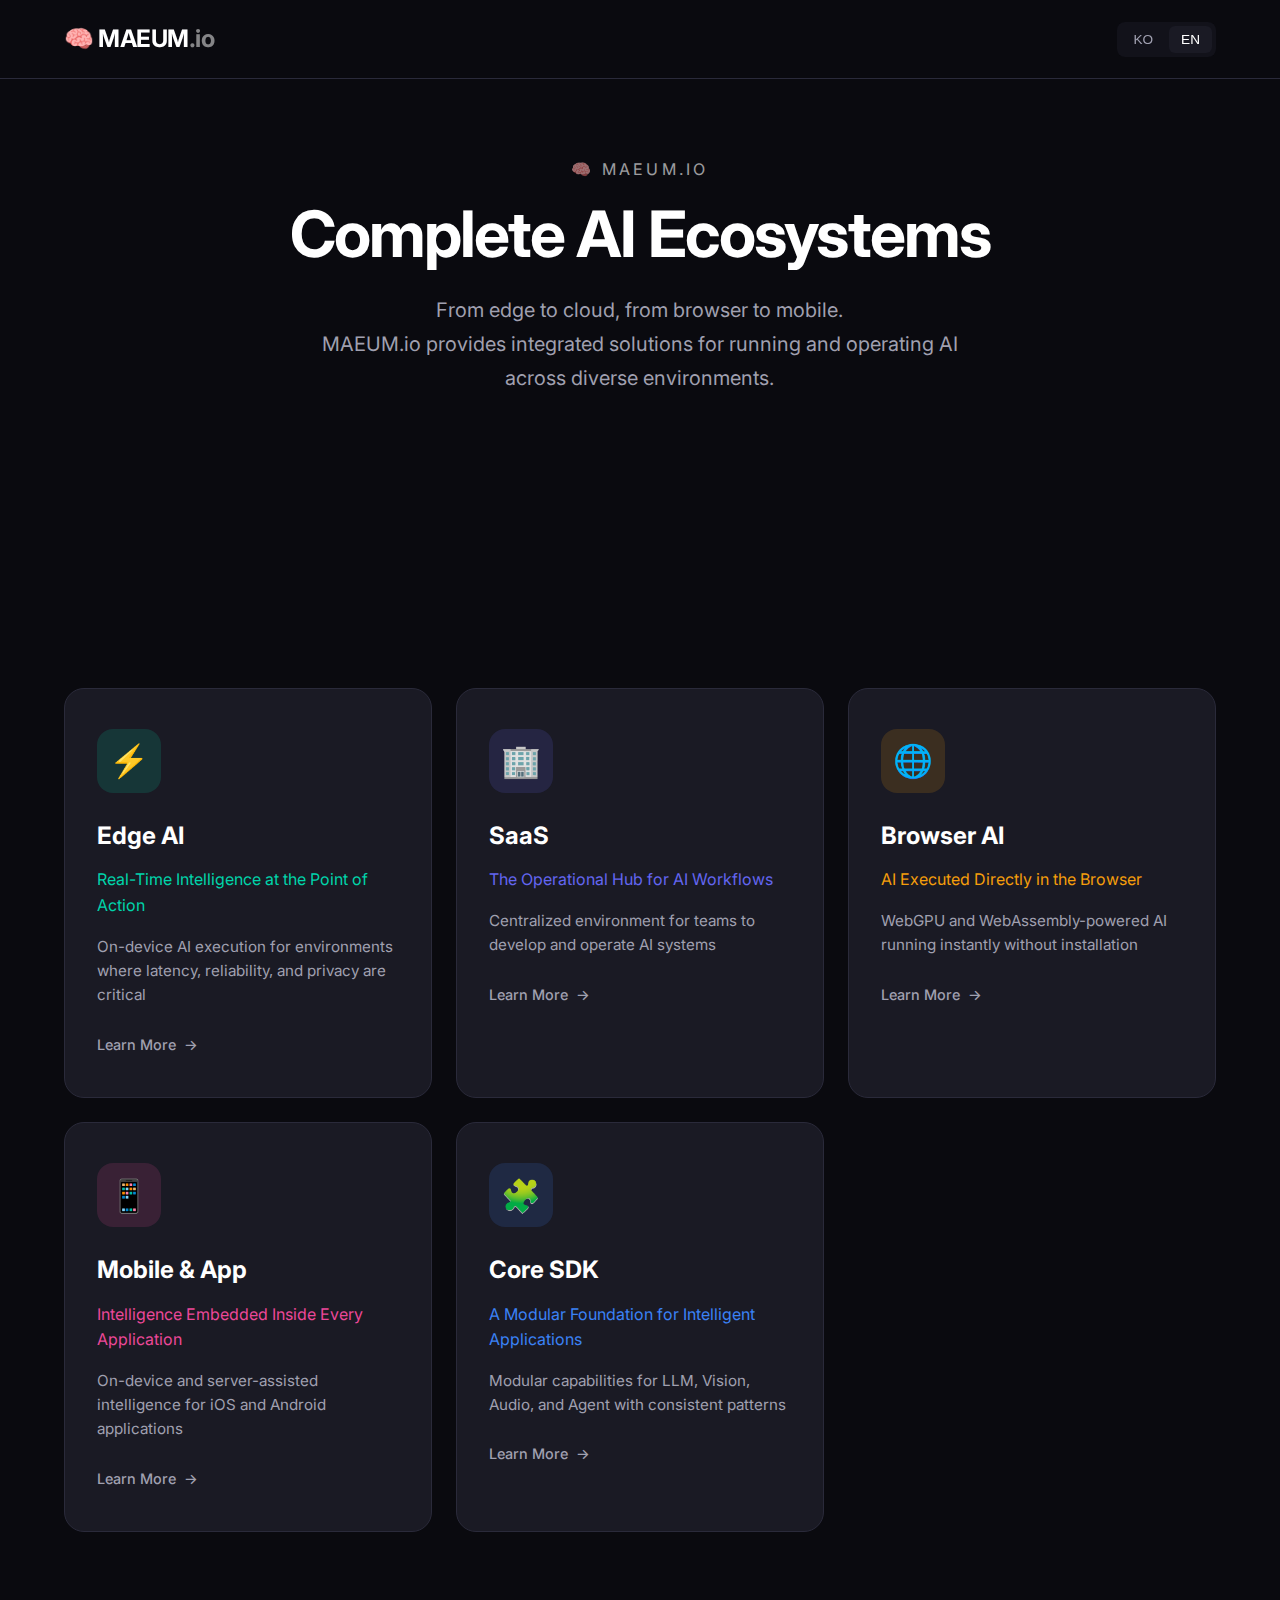
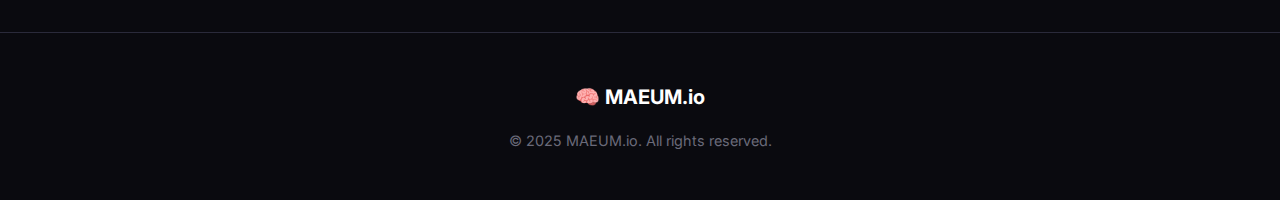
<file: docs/index.html>
<!DOCTYPE html>
<html lang="en">
<head>
  <meta charset="UTF-8">
  <meta name="viewport" content="width=device-width, initial-scale=1.0">
  <link rel="icon" href="data:image/svg+xml,<svg xmlns='http://www.w3.org/2000/svg' viewBox='0 0 100 100'><text y='.9em' font-size='90'>🧠</text></svg>">
  <link rel="apple-touch-icon" href="data:image/svg+xml,<svg xmlns='http://www.w3.org/2000/svg' viewBox='0 0 100 100'><text y='.9em' font-size='90'>🧠</text></svg>">
  <title>MAEUM.io | AI Ecosystems</title>
  <meta name="description" content="MAEUM.io provides complete AI ecosystems for Edge, SaaS, Browser, Mobile, and Core SDK.">

  <!-- Open Graph / Google -->
  <meta property="og:type" content="website">
  <meta property="og:url" content="https://maeum.io/">
  <meta property="og:title" content="🧠 MAEUM.io | AI Ecosystems">
  <meta property="og:description" content="MAEUM.io provides complete AI ecosystems for Edge, SaaS, Browser, Mobile, and Core SDK.">
  <meta property="og:image" content="https://maeum.io/og-image.png">
  <meta property="og:image:width" content="1200">
  <meta property="og:image:height" content="630">

  <!-- Twitter -->
  <meta name="twitter:card" content="summary_large_image">
  <meta name="twitter:title" content="🧠 MAEUM.io | AI Ecosystems">
  <meta name="twitter:description" content="MAEUM.io provides complete AI ecosystems for Edge, SaaS, Browser, Mobile, and Core SDK.">

  <!-- LinkedIn -->
  <meta property="og:site_name" content="MAEUM.io">
  <meta property="og:locale" content="en_US">
  <meta name="author" content="MAEUM.io">
  <link rel="preconnect" href="https://fonts.googleapis.com">
  <link rel="preconnect" href="https://fonts.gstatic.com" crossorigin>
  <link href="https://fonts.googleapis.com/css2?family=Inter:wght@400;500;600;700&family=JetBrains+Mono:wght@400;500&display=swap" rel="stylesheet">
  <link rel="stylesheet" href="css/style.css">
  <style>
    .ecosystems-grid {
      display: grid;
      grid-template-columns: repeat(auto-fit, minmax(320px, 1fr));
      gap: 24px;
      margin-top: 48px;
    }

    .ecosystem-card {
      padding: 40px 32px;
      background: var(--color-bg-card);
      border: 1px solid var(--color-border);
      border-radius: 20px;
      transition: all 0.3s ease;
      text-decoration: none;
      display: block;
    }

    .ecosystem-card:hover {
      transform: translateY(-8px);
      box-shadow: 0 24px 48px rgba(0, 0, 0, 0.4);
    }

    .ecosystem-card.edge:hover { border-color: var(--color-edge); }
    .ecosystem-card.saas:hover { border-color: var(--color-saas); }
    .ecosystem-card.browser:hover { border-color: var(--color-browser); }
    .ecosystem-card.mobile:hover { border-color: var(--color-mobile); }
    .ecosystem-card.core:hover { border-color: var(--color-core); }

    .ecosystem-icon {
      width: 64px;
      height: 64px;
      display: flex;
      align-items: center;
      justify-content: center;
      border-radius: 16px;
      margin-bottom: 24px;
      font-size: 2rem;
    }

    .ecosystem-card.edge .ecosystem-icon { background: rgba(0, 212, 170, 0.15); }
    .ecosystem-card.saas .ecosystem-icon { background: rgba(99, 102, 241, 0.15); }
    .ecosystem-card.browser .ecosystem-icon { background: rgba(245, 158, 11, 0.15); }
    .ecosystem-card.mobile .ecosystem-icon { background: rgba(236, 72, 153, 0.15); }
    .ecosystem-card.core .ecosystem-icon { background: rgba(59, 130, 246, 0.15); }

    .ecosystem-title {
      font-size: 1.5rem;
      font-weight: 700;
      margin-bottom: 12px;
      color: var(--color-text);
    }

    .ecosystem-subtitle {
      font-size: 1rem;
      margin-bottom: 16px;
    }

    .ecosystem-card.edge .ecosystem-subtitle { color: var(--color-edge); }
    .ecosystem-card.saas .ecosystem-subtitle { color: var(--color-saas); }
    .ecosystem-card.browser .ecosystem-subtitle { color: var(--color-browser); }
    .ecosystem-card.mobile .ecosystem-subtitle { color: var(--color-mobile); }
    .ecosystem-card.core .ecosystem-subtitle { color: var(--color-core); }

    .ecosystem-description {
      color: var(--color-text-secondary);
      font-size: 0.95rem;
      line-height: 1.6;
      margin-bottom: 24px;
    }

    .ecosystem-link {
      display: inline-flex;
      align-items: center;
      gap: 8px;
      font-size: 0.9rem;
      font-weight: 500;
      color: var(--color-text-secondary);
      transition: color 0.2s ease;
    }

    .ecosystem-card:hover .ecosystem-link { color: var(--color-text); }

    .home-hero {
      min-height: 60vh;
      padding-top: 140px;
    }

    .home-hero .hero-title {
      font-size: clamp(2.5rem, 5vw, 4rem);
    }

    .main-logo {
      font-size: 1rem;
      opacity: 0.6;
      margin-bottom: 16px;
      letter-spacing: 0.2em;
      text-transform: uppercase;
    }
  </style>
</head>
<body>

  <!-- Navigation -->
  <nav class="nav">
    <div class="nav-container">
      <a href="./" class="nav-logo">🧠 MAEUM<span>.io</span></a>
      <div class="lang-toggle">
        <button class="lang-btn" data-lang-btn="ko">KO</button>
        <button class="lang-btn active" data-lang-btn="en">EN</button>
      </div>
    </div>
  </nav>

  <!-- Hero Section -->
  <section class="hero home-hero">
    <div class="hero-content">
      <p class="main-logo">🧠 MAEUM.io</p>

      <h1 class="hero-title">
        <span data-lang="ko">AI 생태계의 모든 것</span>
        <span data-lang="en">Complete AI Ecosystems</span>
      </h1>

      <p class="hero-description" data-lang="ko">
        엣지에서 클라우드까지, 브라우저에서 모바일까지.<br>
        MAEUM.io는 다양한 환경에서 AI를 실행하고 운영하기 위한 통합 솔루션을 제공합니다.
      </p>
      <p class="hero-description" data-lang="en">
        From edge to cloud, from browser to mobile.<br>
        MAEUM.io provides integrated solutions for running and operating AI across diverse environments.
      </p>
    </div>
  </section>

  <!-- Ecosystems Grid -->
  <section class="section">
    <div class="container">
      <div class="ecosystems-grid">

        <a href="edge-ai/" class="ecosystem-card edge">
          <div class="ecosystem-icon">⚡</div>
          <h2 class="ecosystem-title">Edge AI</h2>
          <p class="ecosystem-subtitle" data-lang="ko">현장에서 즉시 판단하는 실시간 지능</p>
          <p class="ecosystem-subtitle" data-lang="en">Real-Time Intelligence at the Point of Action</p>
          <p class="ecosystem-description" data-lang="ko">
            지연, 안정성, 프라이버시가 중요한 환경을 위한 온디바이스 AI 실행 계층
          </p>
          <p class="ecosystem-description" data-lang="en">
            On-device AI execution for environments where latency, reliability, and privacy are critical
          </p>
          <span class="ecosystem-link">
            <span data-lang="ko">자세히 보기</span>
            <span data-lang="en">Learn More</span>
            →
          </span>
        </a>

        <a href="saas/" class="ecosystem-card saas">
          <div class="ecosystem-icon">🏢</div>
          <h2 class="ecosystem-title">SaaS</h2>
          <p class="ecosystem-subtitle" data-lang="ko">AI 운영을 위한 중앙 허브</p>
          <p class="ecosystem-subtitle" data-lang="en">The Operational Hub for AI Workflows</p>
          <p class="ecosystem-description" data-lang="ko">
            팀이 AI 프로젝트를 개발하고 운영하는 과정 전반을 관리하는 운영 레이어
          </p>
          <p class="ecosystem-description" data-lang="en">
            Centralized environment for teams to develop and operate AI systems
          </p>
          <span class="ecosystem-link">
            <span data-lang="ko">자세히 보기</span>
            <span data-lang="en">Learn More</span>
            →
          </span>
        </a>

        <a href="browser-ai/" class="ecosystem-card browser">
          <div class="ecosystem-icon">🌐</div>
          <h2 class="ecosystem-title">Browser AI</h2>
          <p class="ecosystem-subtitle" data-lang="ko">브라우저에서 바로 실행되는 온디바이스 AI</p>
          <p class="ecosystem-subtitle" data-lang="en">AI Executed Directly in the Browser</p>
          <p class="ecosystem-description" data-lang="ko">
            설치 없이 브라우저에서 즉시 실행되는 WebGPU·WebAssembly 기반 AI 경험
          </p>
          <p class="ecosystem-description" data-lang="en">
            WebGPU and WebAssembly-powered AI running instantly without installation
          </p>
          <span class="ecosystem-link">
            <span data-lang="ko">자세히 보기</span>
            <span data-lang="en">Learn More</span>
            →
          </span>
        </a>

        <a href="mobile-ai/" class="ecosystem-card mobile">
          <div class="ecosystem-icon">📱</div>
          <h2 class="ecosystem-title">Mobile & App</h2>
          <p class="ecosystem-subtitle" data-lang="ko">모바일 앱 내부에 녹아드는 지능</p>
          <p class="ecosystem-subtitle" data-lang="en">Intelligence Embedded Inside Every Application</p>
          <p class="ecosystem-description" data-lang="ko">
            iOS·Android 앱에 온디바이스 및 서버 기반 지능을 통합하는 확장 레이어
          </p>
          <p class="ecosystem-description" data-lang="en">
            On-device and server-assisted intelligence for iOS and Android applications
          </p>
          <span class="ecosystem-link">
            <span data-lang="ko">자세히 보기</span>
            <span data-lang="en">Learn More</span>
            →
          </span>
        </a>

        <a href="core-sdk/" class="ecosystem-card core">
          <div class="ecosystem-icon">🧩</div>
          <h2 class="ecosystem-title">Core SDK</h2>
          <p class="ecosystem-subtitle" data-lang="ko">지능형 앱을 위한 모듈 기반 기초 계층</p>
          <p class="ecosystem-subtitle" data-lang="en">A Modular Foundation for Intelligent Applications</p>
          <p class="ecosystem-description" data-lang="ko">
            LLM, Vision, Audio, Agent 기능을 모듈화해 제공하는 일관된 개발 경험
          </p>
          <p class="ecosystem-description" data-lang="en">
            Modular capabilities for LLM, Vision, Audio, and Agent with consistent patterns
          </p>
          <span class="ecosystem-link">
            <span data-lang="ko">자세히 보기</span>
            <span data-lang="en">Learn More</span>
            →
          </span>
        </a>

      </div>
    </div>
  </section>

  <!-- Footer -->
  <footer class="footer">
    <div class="footer-content">
      <div class="footer-logo">🧠 MAEUM.io</div>
      <p class="footer-text">&copy; 2025 MAEUM.io. All rights reserved.</p>
    </div>
  </footer>

  <script src="js/main.js"></script>
</body>
</html>
</file>
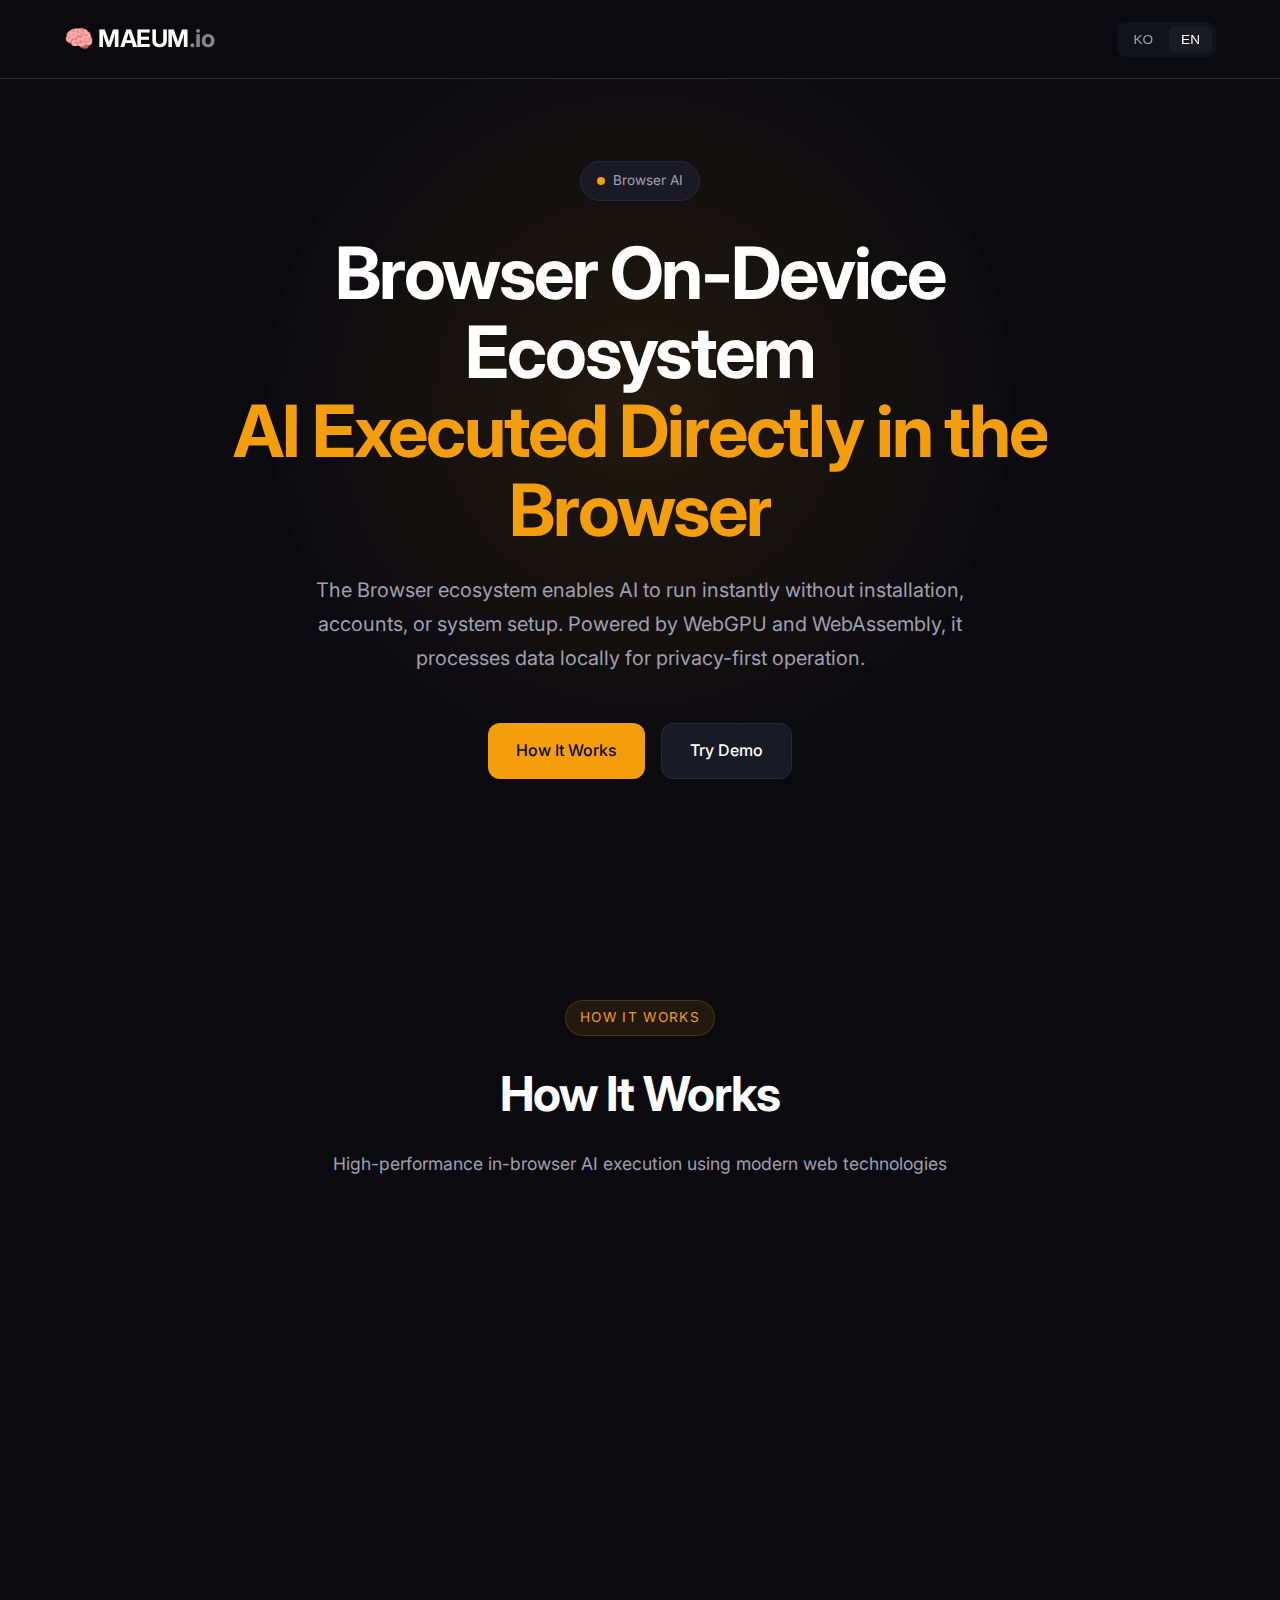
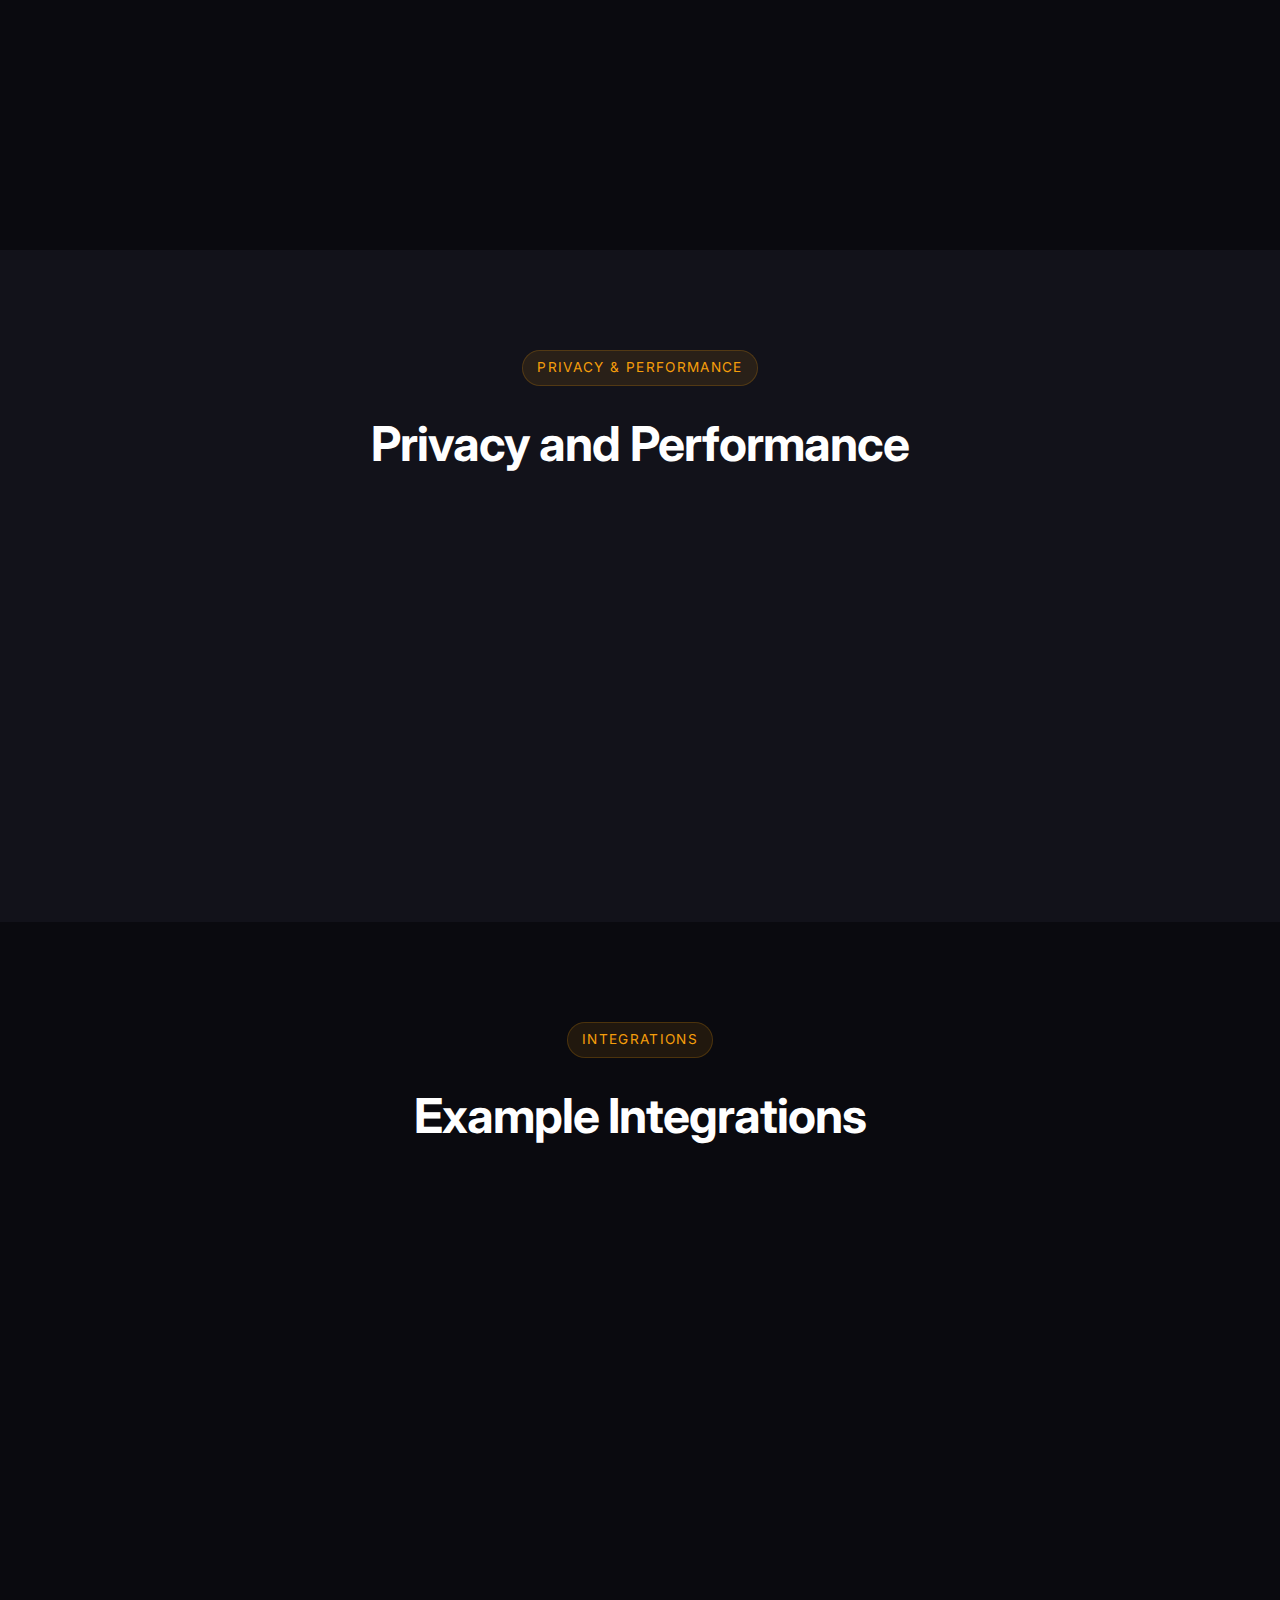
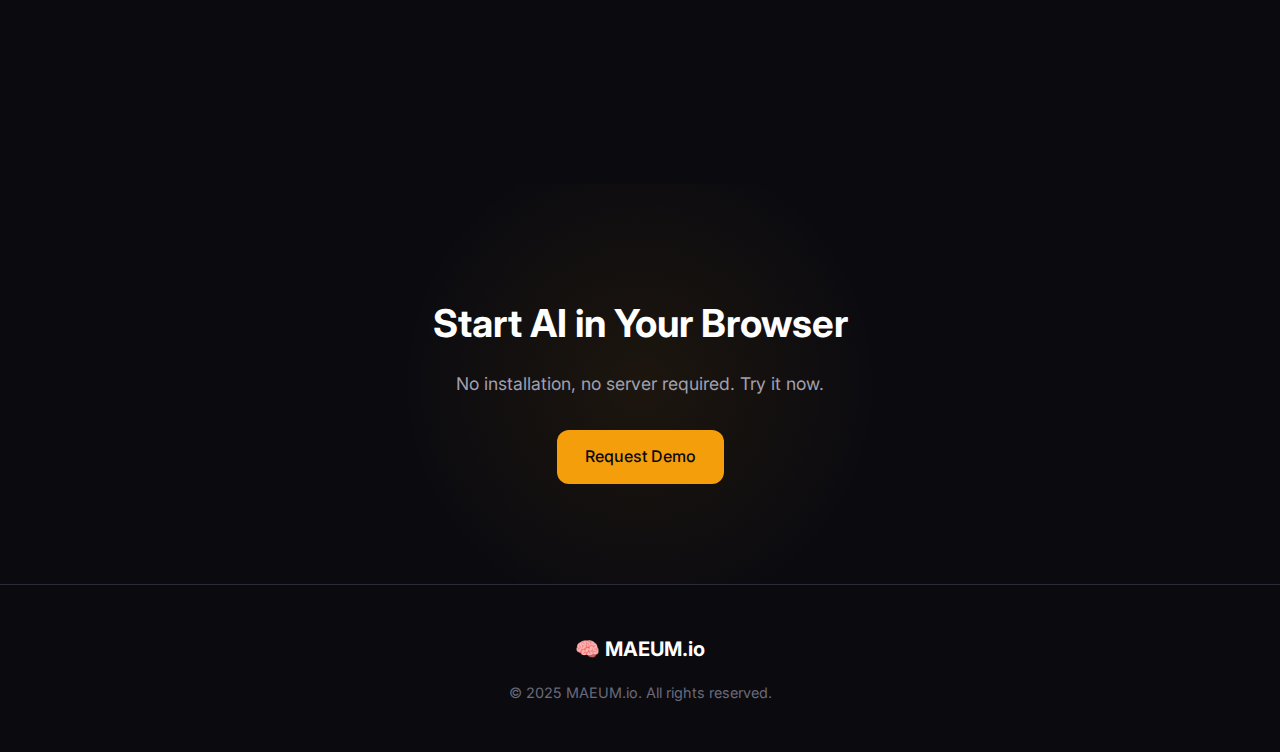
<file: docs/browser-ai/index.html>
<!DOCTYPE html>
<html lang="en">
<head>
  <meta charset="UTF-8">
  <meta name="viewport" content="width=device-width, initial-scale=1.0">
  <link rel="icon" href="data:image/svg+xml,<svg xmlns='http://www.w3.org/2000/svg' viewBox='0 0 100 100'><text y='.9em' font-size='90'>🧠</text></svg>">
  <link rel="apple-touch-icon" href="data:image/svg+xml,<svg xmlns='http://www.w3.org/2000/svg' viewBox='0 0 100 100'><text y='.9em' font-size='90'>🧠</text></svg>">
  <title>Browser On-Device Ecosystem | MAEUM.io</title>
  <meta name="description" content="AI executed directly in the browser with WebGPU and WebAssembly. No installation required.">
  <meta property="og:type" content="website">
  <meta property="og:title" content="🧠 Browser AI Ecosystem | MAEUM.io">
  <meta property="og:description" content="AI executed directly in the browser with WebGPU and WebAssembly. No installation required.">
  <meta property="og:site_name" content="MAEUM.io">
  <meta property="og:url" content="https://maeum.io/browser-ai/">
  <meta property="og:image" content="https://maeum.io/og-image.png">
  <link rel="preconnect" href="https://fonts.googleapis.com">
  <link rel="preconnect" href="https://fonts.gstatic.com" crossorigin>
  <link href="https://fonts.googleapis.com/css2?family=Inter:wght@400;500;600;700&family=JetBrains+Mono:wght@400;500&display=swap" rel="stylesheet">
  <link rel="stylesheet" href="../css/style.css">
</head>
<body class="theme-browser">

  <!-- Navigation -->
  <nav class="nav">
    <div class="nav-container">
      <a href="../" class="nav-logo">🧠 MAEUM<span>.io</span></a>
      <div class="lang-toggle">
        <button class="lang-btn" data-lang-btn="ko">KO</button>
        <button class="lang-btn active" data-lang-btn="en">EN</button>
      </div>
    </div>
  </nav>

  <!-- Hero Section -->
  <section class="hero">
    <div class="hero-content">
      <div class="hero-badge">
        <span class="hero-badge-dot"></span>
        <span data-lang="ko">브라우저 AI</span>
        <span data-lang="en">Browser AI</span>
      </div>

      <h1 class="hero-title">
        <span data-lang="ko">Browser On-Device Ecosystem</span>
        <span data-lang="en">Browser On-Device Ecosystem</span>
        <br>
        <span class="hero-title-accent" data-lang="ko">브라우저에서 바로 실행되는 온디바이스 AI</span>
        <span class="hero-title-accent" data-lang="en">AI Executed Directly in the Browser</span>
      </h1>

      <p class="hero-description" data-lang="ko">
        Browser 생태계는 설치 없이 브라우저에서 즉시 실행되는 온디바이스 AI 경험을 제공합니다.
        WebGPU·WebAssembly 기반으로 개인 데이터는 로컬에서 처리됩니다.
      </p>
      <p class="hero-description" data-lang="en">
        The Browser ecosystem enables AI to run instantly without installation, accounts, or system setup.
        Powered by WebGPU and WebAssembly, it processes data locally for privacy-first operation.
      </p>

      <div class="hero-cta">
        <a href="#how-it-works" class="btn btn-primary">
          <span data-lang="ko">작동 방식</span>
          <span data-lang="en">How It Works</span>
        </a>
        <a href="#contact" class="btn btn-secondary">
          <span data-lang="ko">체험하기</span>
          <span data-lang="en">Try Demo</span>
        </a>
      </div>
    </div>
  </section>

  <!-- How It Works Section -->
  <section id="how-it-works" class="section">
    <div class="container">
      <div class="section-header">
        <span class="section-label">How It Works</span>
        <h2 class="section-title" data-lang="ko">작동 방식</h2>
        <h2 class="section-title" data-lang="en">How It Works</h2>
        <p class="section-description" data-lang="ko">
          최신 웹 기술을 활용한 고성능 브라우저 내 AI 실행
        </p>
        <p class="section-description" data-lang="en">
          High-performance in-browser AI execution using modern web technologies
        </p>
      </div>

      <div class="features-grid">
        <div class="feature-card">
          <div class="feature-icon">🚀</div>
          <h3 class="feature-title" data-lang="ko">로컬 우선 AI 실행</h3>
          <h3 class="feature-title" data-lang="en">Local-first AI Execution</h3>
          <p class="feature-description" data-lang="ko">
            모든 AI 연산이 사용자의 브라우저 내에서 실행됩니다. 서버로 데이터를 전송할 필요가 없습니다.
          </p>
          <p class="feature-description" data-lang="en">
            All AI computations run within the user's browser. No need to send data to servers.
          </p>
        </div>

        <div class="feature-card">
          <div class="feature-icon">⚡</div>
          <h3 class="feature-title" data-lang="ko">WebGPU 가속</h3>
          <h3 class="feature-title" data-lang="en">WebGPU Acceleration</h3>
          <p class="feature-description" data-lang="ko">
            GPU 가속을 통해 복잡한 AI 모델도 브라우저에서 빠르게 실행할 수 있습니다.
          </p>
          <p class="feature-description" data-lang="en">
            GPU acceleration enables fast execution of complex AI models directly in the browser.
          </p>
        </div>

        <div class="feature-card">
          <div class="feature-icon">📦</div>
          <h3 class="feature-title" data-lang="ko">WebAssembly 런타임</h3>
          <h3 class="feature-title" data-lang="en">WebAssembly Runtime</h3>
          <p class="feature-description" data-lang="ko">
            네이티브에 가까운 성능으로 AI 모델을 실행하는 경량 런타임을 제공합니다.
          </p>
          <p class="feature-description" data-lang="en">
            Lightweight runtime that executes AI models with near-native performance.
          </p>
        </div>

        <div class="feature-card">
          <div class="feature-icon">🌐</div>
          <h3 class="feature-title" data-lang="ko">오프라인 지원</h3>
          <h3 class="feature-title" data-lang="en">Offline Support</h3>
          <p class="feature-description" data-lang="ko">
            초기 로딩 후에는 인터넷 연결 없이도 완전히 동작합니다.
          </p>
          <p class="feature-description" data-lang="en">
            Works completely offline after initial loading.
          </p>
        </div>
      </div>
    </div>
  </section>

  <!-- Privacy & Performance Section -->
  <section class="section" style="background: var(--color-bg-secondary);">
    <div class="container">
      <div class="section-header">
        <span class="section-label">Privacy & Performance</span>
        <h2 class="section-title" data-lang="ko">프라이버시와 성능</h2>
        <h2 class="section-title" data-lang="en">Privacy and Performance</h2>
      </div>

      <div class="use-cases">
        <div class="use-case-item">
          <div class="use-case-icon">🔐</div>
          <div class="use-case-content">
            <h4 data-lang="ko">제로 데이터 전송</h4>
            <h4 data-lang="en">Zero Data Transfer</h4>
            <p data-lang="ko">사용자 데이터가 서버로 전송되지 않아 완벽한 프라이버시 보장</p>
            <p data-lang="en">User data never leaves the browser, ensuring complete privacy</p>
          </div>
        </div>

        <div class="use-case-item">
          <div class="use-case-icon">⏱️</div>
          <div class="use-case-content">
            <h4 data-lang="ko">즉각적인 응답</h4>
            <h4 data-lang="en">Instant Response</h4>
            <p data-lang="ko">네트워크 지연 없이 로컬에서 즉시 결과 반환</p>
            <p data-lang="en">Immediate results without network latency</p>
          </div>
        </div>

        <div class="use-case-item">
          <div class="use-case-icon">🏢</div>
          <div class="use-case-content">
            <h4 data-lang="ko">사내 환경 최적</h4>
            <h4 data-lang="en">Enterprise Ready</h4>
            <p data-lang="ko">폐쇄망 환경에서도 완벽하게 동작하는 AI 솔루션</p>
            <p data-lang="en">AI solution that works perfectly in air-gapped environments</p>
          </div>
        </div>

        <div class="use-case-item">
          <div class="use-case-icon">💰</div>
          <div class="use-case-content">
            <h4 data-lang="ko">서버 비용 제로</h4>
            <h4 data-lang="en">Zero Server Costs</h4>
            <p data-lang="ko">AI 추론이 클라이언트에서 실행되어 서버 비용 절감</p>
            <p data-lang="en">AI inference runs on client, eliminating server costs</p>
          </div>
        </div>

        <div class="use-case-item">
          <div class="use-case-icon">📱</div>
          <div class="use-case-content">
            <h4 data-lang="ko">크로스 플랫폼</h4>
            <h4 data-lang="en">Cross-platform</h4>
            <p data-lang="ko">모든 모던 브라우저에서 동일하게 동작</p>
            <p data-lang="en">Works identically across all modern browsers</p>
          </div>
        </div>
      </div>
    </div>
  </section>

  <!-- Example Integrations Section -->
  <section class="section">
    <div class="container">
      <div class="section-header">
        <span class="section-label">Integrations</span>
        <h2 class="section-title" data-lang="ko">활용 사례</h2>
        <h2 class="section-title" data-lang="en">Example Integrations</h2>
      </div>

      <div class="scenarios-list">
        <div class="scenario-item">
          <span class="scenario-number">01</span>
          <div class="scenario-content">
            <h4 data-lang="ko">교육 플랫폼</h4>
            <h4 data-lang="en">Education Platforms</h4>
            <p data-lang="ko">학생들이 개인정보 걱정 없이 AI 튜터링을 받을 수 있는 학습 환경을 구축합니다.</p>
            <p data-lang="en">Build learning environments where students can receive AI tutoring without privacy concerns.</p>
          </div>
        </div>

        <div class="scenario-item">
          <span class="scenario-number">02</span>
          <div class="scenario-content">
            <h4 data-lang="ko">사내 업무 도구</h4>
            <h4 data-lang="en">Internal Business Tools</h4>
            <p data-lang="ko">기업 내부 데이터를 외부로 노출하지 않고 AI 기능을 사내 도구에 통합합니다.</p>
            <p data-lang="en">Integrate AI features into internal tools without exposing corporate data externally.</p>
          </div>
        </div>

        <div class="scenario-item">
          <span class="scenario-number">03</span>
          <div class="scenario-content">
            <h4 data-lang="ko">웹 UI 내 에이전트</h4>
            <h4 data-lang="en">Agents in Web UI</h4>
            <p data-lang="ko">기존 웹 애플리케이션에 AI 에이전트를 삽입하여 사용자 경험을 향상시킵니다.</p>
            <p data-lang="en">Embed AI agents into existing web applications to enhance user experience.</p>
          </div>
        </div>

        <div class="scenario-item">
          <span class="scenario-number">04</span>
          <div class="scenario-content">
            <h4 data-lang="ko">업무 자동화</h4>
            <h4 data-lang="en">Workflow Automation</h4>
            <p data-lang="ko">반복적인 웹 기반 작업을 AI가 자동으로 처리하여 생산성을 높입니다.</p>
            <p data-lang="en">AI automatically handles repetitive web-based tasks to boost productivity.</p>
          </div>
        </div>
      </div>
    </div>
  </section>

  <!-- CTA Section -->
  <section id="contact" class="cta-section">
    <div class="cta-content">
      <h2 class="cta-title" data-lang="ko">브라우저에서 AI를 시작하세요</h2>
      <h2 class="cta-title" data-lang="en">Start AI in Your Browser</h2>
      <p class="cta-description" data-lang="ko">
        설치 없이, 서버 없이, 지금 바로 체험해 보세요.
      </p>
      <p class="cta-description" data-lang="en">
        No installation, no server required. Try it now.
      </p>
      <a href="mailto:princeps@maeum.io" class="btn btn-primary">
        <span data-lang="ko">데모 요청</span>
        <span data-lang="en">Request Demo</span>
      </a>
    </div>
  </section>

  <!-- Footer -->
  <footer class="footer">
    <div class="footer-content">
      <div class="footer-logo">🧠 MAEUM.io</div>
      <p class="footer-text">&copy; 2025 MAEUM.io. All rights reserved.</p>
    </div>
  </footer>

  <script src="../js/main.js"></script>
</body>
</html>
</file>
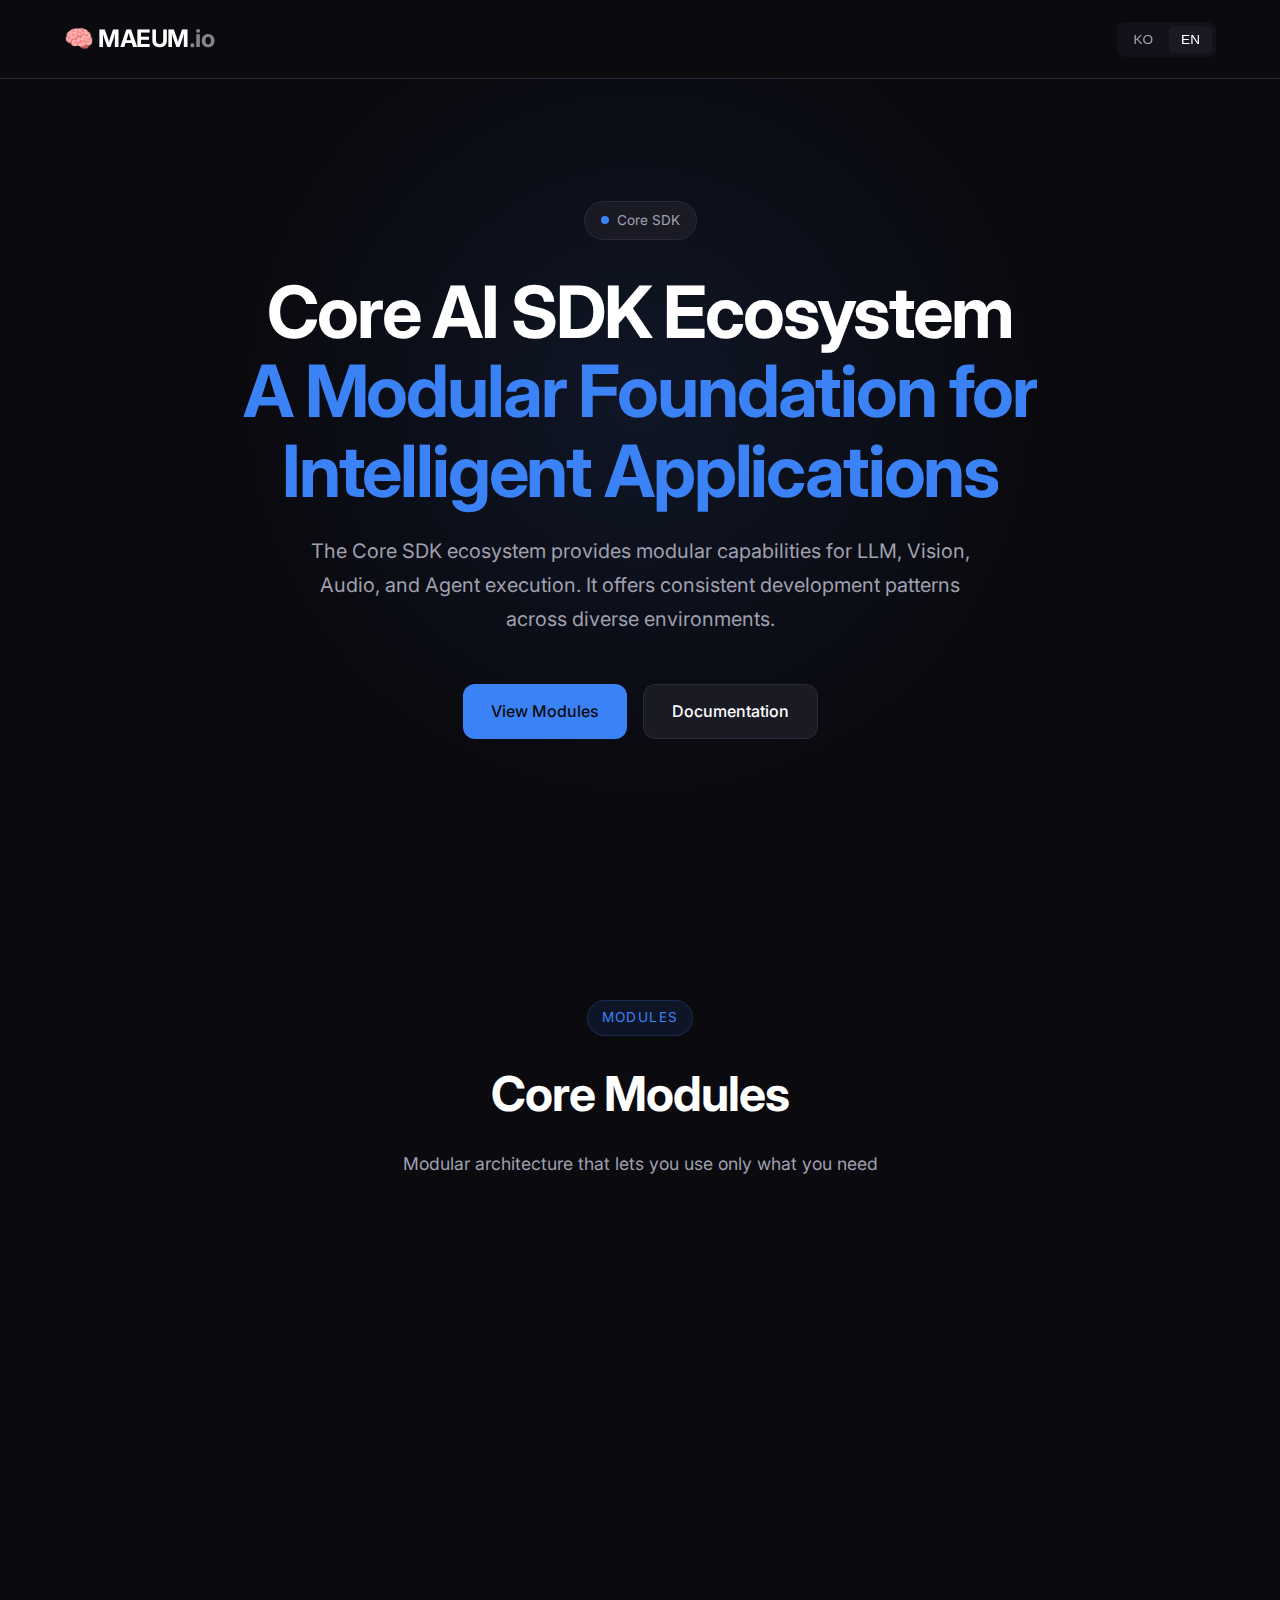
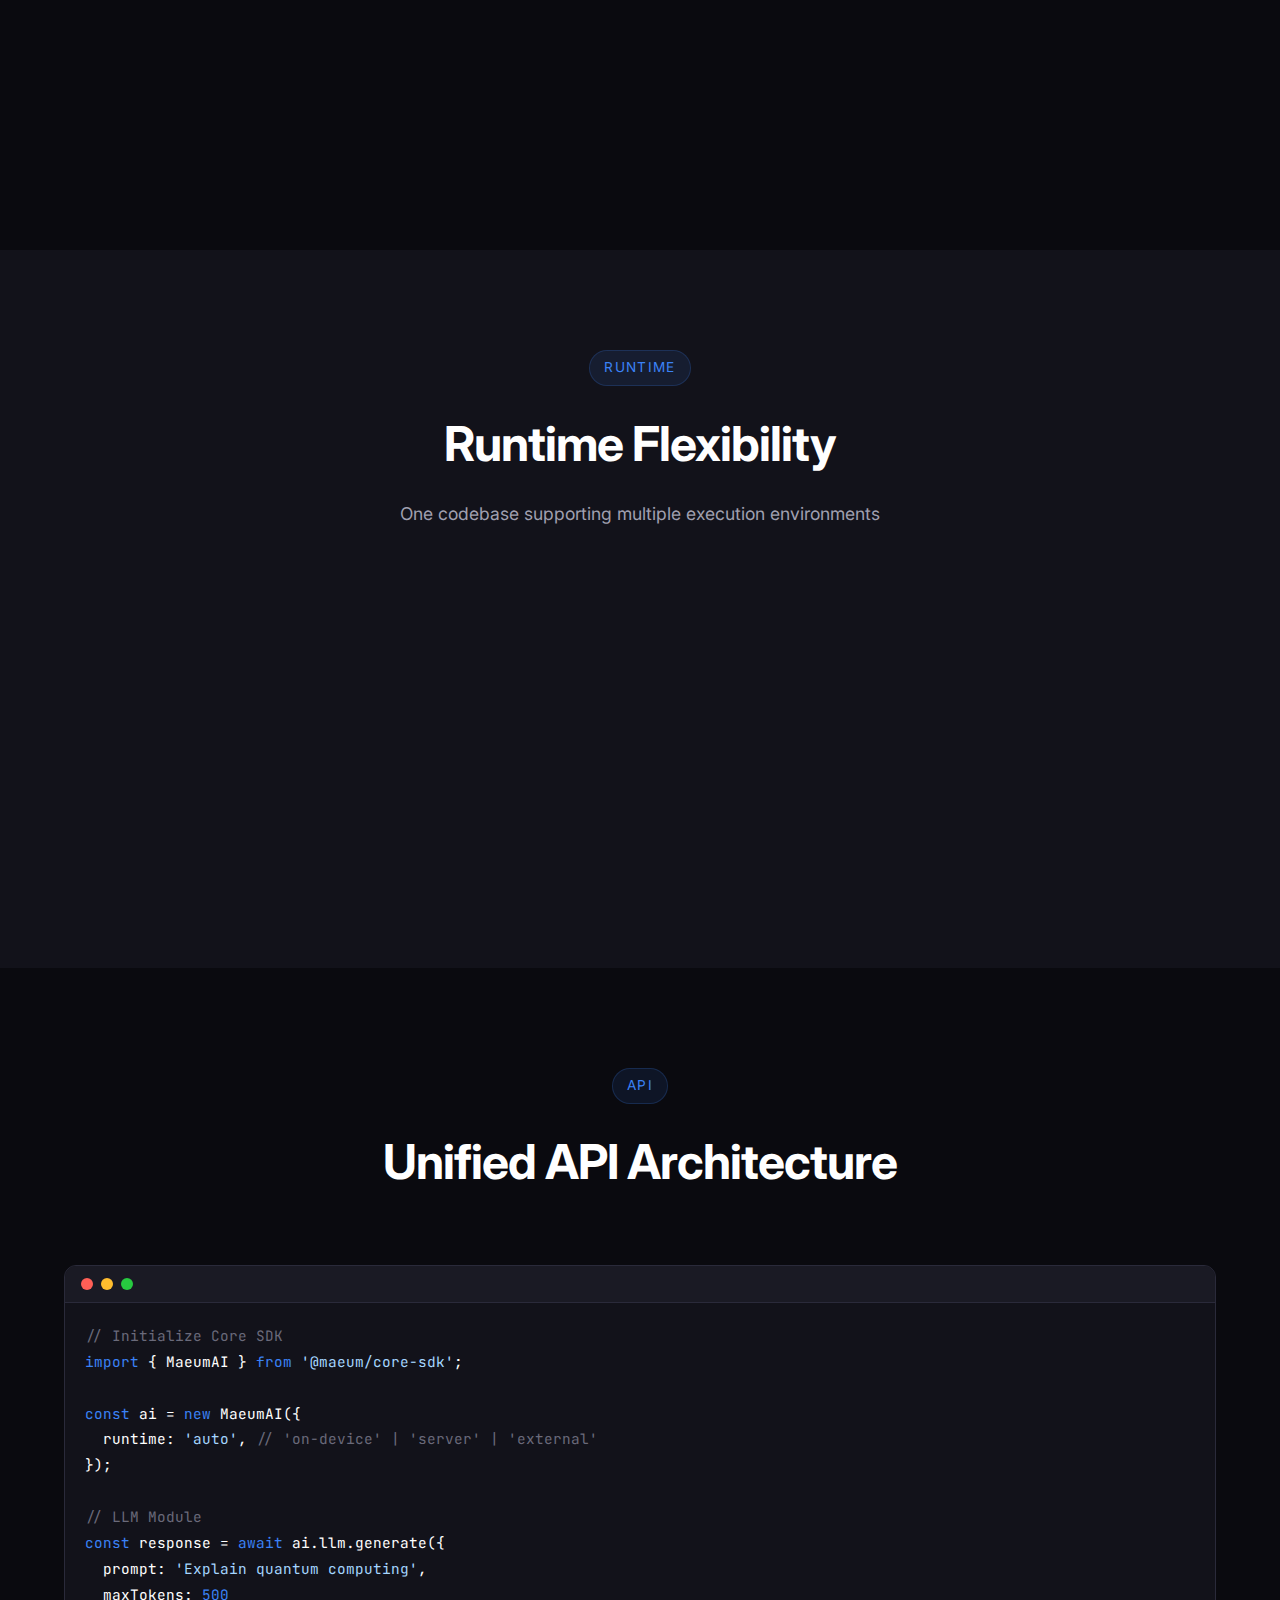
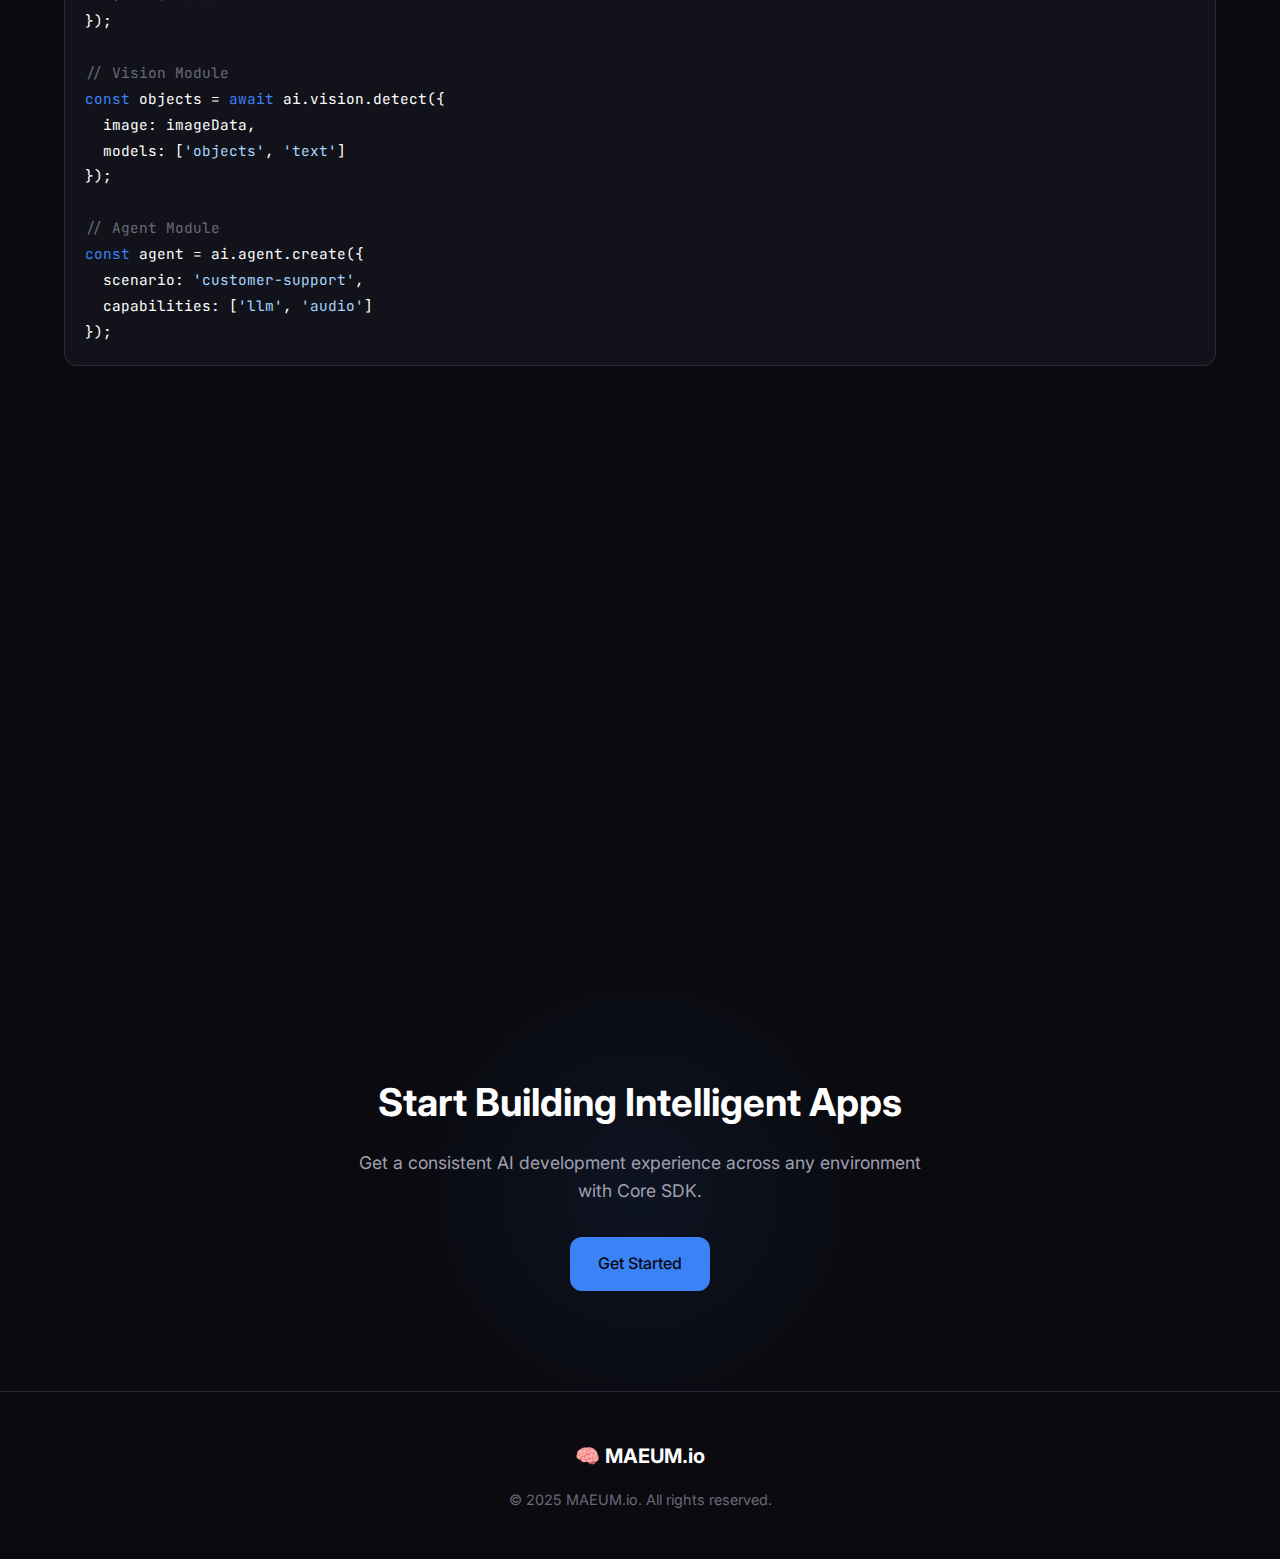
<file: docs/core-sdk/index.html>
<!DOCTYPE html>
<html lang="en">
<head>
  <meta charset="UTF-8">
  <meta name="viewport" content="width=device-width, initial-scale=1.0">
  <link rel="icon" href="data:image/svg+xml,<svg xmlns='http://www.w3.org/2000/svg' viewBox='0 0 100 100'><text y='.9em' font-size='90'>🧠</text></svg>">
  <link rel="apple-touch-icon" href="data:image/svg+xml,<svg xmlns='http://www.w3.org/2000/svg' viewBox='0 0 100 100'><text y='.9em' font-size='90'>🧠</text></svg>">
  <title>Core AI SDK Ecosystem | MAEUM.io</title>
  <meta name="description" content="Modular foundation for intelligent applications with LLM, Vision, Audio, and Agent capabilities.">
  <meta property="og:type" content="website">
  <meta property="og:title" content="🧠 Core AI SDK Ecosystem | MAEUM.io">
  <meta property="og:description" content="Modular foundation for intelligent applications with LLM, Vision, Audio, and Agent capabilities.">
  <meta property="og:site_name" content="MAEUM.io">
  <meta property="og:url" content="https://maeum.io/core-sdk/">
  <meta property="og:image" content="https://maeum.io/og-image.png">
  <link rel="preconnect" href="https://fonts.googleapis.com">
  <link rel="preconnect" href="https://fonts.gstatic.com" crossorigin>
  <link href="https://fonts.googleapis.com/css2?family=Inter:wght@400;500;600;700&family=JetBrains+Mono:wght@400;500&display=swap" rel="stylesheet">
  <link rel="stylesheet" href="../css/style.css">
</head>
<body class="theme-core">

  <!-- Navigation -->
  <nav class="nav">
    <div class="nav-container">
      <a href="../" class="nav-logo">🧠 MAEUM<span>.io</span></a>
      <div class="lang-toggle">
        <button class="lang-btn" data-lang-btn="ko">KO</button>
        <button class="lang-btn active" data-lang-btn="en">EN</button>
      </div>
    </div>
  </nav>

  <!-- Hero Section -->
  <section class="hero">
    <div class="hero-content">
      <div class="hero-badge">
        <span class="hero-badge-dot"></span>
        <span data-lang="ko">코어 SDK</span>
        <span data-lang="en">Core SDK</span>
      </div>

      <h1 class="hero-title">
        <span data-lang="ko">Core AI SDK Ecosystem</span>
        <span data-lang="en">Core AI SDK Ecosystem</span>
        <br>
        <span class="hero-title-accent" data-lang="ko">지능형 앱을 위한 모듈 기반 기초 계층</span>
        <span class="hero-title-accent" data-lang="en">A Modular Foundation for Intelligent Applications</span>
      </h1>

      <p class="hero-description" data-lang="ko">
        Core SDK 생태계는 LLM, Vision, Audio, Agent 기능을 모듈화해 제공하는 기반 계층입니다.
        환경에 관계없이 일관된 개발 경험을 제공합니다.
      </p>
      <p class="hero-description" data-lang="en">
        The Core SDK ecosystem provides modular capabilities for LLM, Vision, Audio, and Agent execution.
        It offers consistent development patterns across diverse environments.
      </p>

      <div class="hero-cta">
        <a href="#modules" class="btn btn-primary">
          <span data-lang="ko">모듈 보기</span>
          <span data-lang="en">View Modules</span>
        </a>
        <a href="#contact" class="btn btn-secondary">
          <span data-lang="ko">문서 보기</span>
          <span data-lang="en">Documentation</span>
        </a>
      </div>
    </div>
  </section>

  <!-- Modules Section -->
  <section id="modules" class="section">
    <div class="container">
      <div class="section-header">
        <span class="section-label">Modules</span>
        <h2 class="section-title" data-lang="ko">핵심 모듈</h2>
        <h2 class="section-title" data-lang="en">Core Modules</h2>
        <p class="section-description" data-lang="ko">
          필요한 기능만 선택하여 사용하는 모듈식 아키텍처
        </p>
        <p class="section-description" data-lang="en">
          Modular architecture that lets you use only what you need
        </p>
      </div>

      <div class="features-grid">
        <div class="feature-card">
          <div class="feature-icon">🧠</div>
          <h3 class="feature-title" data-lang="ko">LLM 모듈</h3>
          <h3 class="feature-title" data-lang="en">LLM Module</h3>
          <p class="feature-description" data-lang="ko">
            텍스트 생성, 대화, 요약, 분류 등 언어 모델 기능을 통합 API로 제공합니다.
          </p>
          <p class="feature-description" data-lang="en">
            Text generation, conversation, summarization, and classification through a unified API.
          </p>
        </div>

        <div class="feature-card">
          <div class="feature-icon">👁️</div>
          <h3 class="feature-title" data-lang="ko">Vision 모듈</h3>
          <h3 class="feature-title" data-lang="en">Vision Module</h3>
          <p class="feature-description" data-lang="ko">
            이미지 분석, 객체 감지, OCR, 영상 처리 기능을 일관된 인터페이스로 사용합니다.
          </p>
          <p class="feature-description" data-lang="en">
            Image analysis, object detection, OCR, and video processing with a consistent interface.
          </p>
        </div>

        <div class="feature-card">
          <div class="feature-icon">🎵</div>
          <h3 class="feature-title" data-lang="ko">Audio 모듈</h3>
          <h3 class="feature-title" data-lang="en">Audio Module</h3>
          <p class="feature-description" data-lang="ko">
            음성 인식, 음성 합성, 오디오 분석을 크로스 플랫폼으로 지원합니다.
          </p>
          <p class="feature-description" data-lang="en">
            Speech recognition, text-to-speech, and audio analysis with cross-platform support.
          </p>
        </div>

        <div class="feature-card">
          <div class="feature-icon">🤖</div>
          <h3 class="feature-title" data-lang="ko">Agent 모듈</h3>
          <h3 class="feature-title" data-lang="en">Agent Module</h3>
          <p class="feature-description" data-lang="ko">
            시나리오 기반 자율 에이전트를 구현하는 실행 프레임워크를 제공합니다.
          </p>
          <p class="feature-description" data-lang="en">
            Execution framework for implementing scenario-based autonomous agents.
          </p>
        </div>
      </div>
    </div>
  </section>

  <!-- Runtime Flexibility Section -->
  <section class="section" style="background: var(--color-bg-secondary);">
    <div class="container">
      <div class="section-header">
        <span class="section-label">Runtime</span>
        <h2 class="section-title" data-lang="ko">런타임 유연성</h2>
        <h2 class="section-title" data-lang="en">Runtime Flexibility</h2>
        <p class="section-description" data-lang="ko">
          하나의 코드로 다양한 실행 환경을 지원
        </p>
        <p class="section-description" data-lang="en">
          One codebase supporting multiple execution environments
        </p>
      </div>

      <div class="use-cases">
        <div class="use-case-item">
          <div class="use-case-icon">📱</div>
          <div class="use-case-content">
            <h4 data-lang="ko">온디바이스 실행</h4>
            <h4 data-lang="en">On-device Execution</h4>
            <p data-lang="ko">모바일, 엣지 기기에서 직접 AI 모델 실행</p>
            <p data-lang="en">Run AI models directly on mobile and edge devices</p>
          </div>
        </div>

        <div class="use-case-item">
          <div class="use-case-icon">☁️</div>
          <div class="use-case-content">
            <h4 data-lang="ko">서버 실행</h4>
            <h4 data-lang="en">Server Execution</h4>
            <p data-lang="ko">자체 서버 또는 클라우드에서 대규모 모델 운영</p>
            <p data-lang="en">Run large-scale models on your servers or cloud</p>
          </div>
        </div>

        <div class="use-case-item">
          <div class="use-case-icon">🔗</div>
          <div class="use-case-content">
            <h4 data-lang="ko">외부 모델 연동</h4>
            <h4 data-lang="en">External Model Integration</h4>
            <p data-lang="ko">OpenAI, Anthropic 등 외부 API와 원활한 통합</p>
            <p data-lang="en">Seamless integration with OpenAI, Anthropic, and other external APIs</p>
          </div>
        </div>

        <div class="use-case-item">
          <div class="use-case-icon">🔄</div>
          <div class="use-case-content">
            <h4 data-lang="ko">자동 폴백</h4>
            <h4 data-lang="en">Automatic Fallback</h4>
            <p data-lang="ko">온디바이스 실패 시 서버로 자동 전환</p>
            <p data-lang="en">Automatic switch to server when on-device fails</p>
          </div>
        </div>

        <div class="use-case-item">
          <div class="use-case-icon">⚙️</div>
          <div class="use-case-content">
            <h4 data-lang="ko">런타임 설정</h4>
            <h4 data-lang="en">Runtime Configuration</h4>
            <p data-lang="ko">코드 변경 없이 실행 환경을 동적으로 전환</p>
            <p data-lang="en">Dynamically switch execution environment without code changes</p>
          </div>
        </div>
      </div>
    </div>
  </section>

  <!-- API Examples Section -->
  <section class="section">
    <div class="container">
      <div class="section-header">
        <span class="section-label">API</span>
        <h2 class="section-title" data-lang="ko">통합 API 구조</h2>
        <h2 class="section-title" data-lang="en">Unified API Architecture</h2>
      </div>

      <div class="code-block">
        <div class="code-header">
          <span class="code-dot red"></span>
          <span class="code-dot yellow"></span>
          <span class="code-dot green"></span>
        </div>
        <pre class="code-content"><span class="comment">// Initialize Core SDK</span>
<span class="keyword">import</span> { MaeumAI } <span class="keyword">from</span> <span class="string">'@maeum/core-sdk'</span>;

<span class="keyword">const</span> ai = <span class="keyword">new</span> MaeumAI({
  runtime: <span class="string">'auto'</span>, <span class="comment">// 'on-device' | 'server' | 'external'</span>
});

<span class="comment">// LLM Module</span>
<span class="keyword">const</span> response = <span class="keyword">await</span> ai.llm.generate({
  prompt: <span class="string">'Explain quantum computing'</span>,
  maxTokens: <span class="keyword">500</span>
});

<span class="comment">// Vision Module</span>
<span class="keyword">const</span> objects = <span class="keyword">await</span> ai.vision.detect({
  image: imageData,
  models: [<span class="string">'objects'</span>, <span class="string">'text'</span>]
});

<span class="comment">// Agent Module</span>
<span class="keyword">const</span> agent = ai.agent.create({
  scenario: <span class="string">'customer-support'</span>,
  capabilities: [<span class="string">'llm'</span>, <span class="string">'audio'</span>]
});</pre>
      </div>

      <div class="scenarios-list">
        <div class="scenario-item">
          <span class="scenario-number">01</span>
          <div class="scenario-content">
            <h4 data-lang="ko">일관된 인터페이스</h4>
            <h4 data-lang="en">Consistent Interface</h4>
            <p data-lang="ko">모든 모듈이 동일한 패턴을 따라 학습 곡선을 최소화합니다.</p>
            <p data-lang="en">All modules follow the same patterns, minimizing the learning curve.</p>
          </div>
        </div>

        <div class="scenario-item">
          <span class="scenario-number">02</span>
          <div class="scenario-content">
            <h4 data-lang="ko">타입 안전성</h4>
            <h4 data-lang="en">Type Safety</h4>
            <p data-lang="ko">TypeScript 우선 설계로 개발 시 오류를 사전에 방지합니다.</p>
            <p data-lang="en">TypeScript-first design prevents errors during development.</p>
          </div>
        </div>

        <div class="scenario-item">
          <span class="scenario-number">03</span>
          <div class="scenario-content">
            <h4 data-lang="ko">쉬운 통합</h4>
            <h4 data-lang="en">Easy Integration</h4>
            <p data-lang="ko">기존 프로젝트에 몇 줄의 코드로 AI 기능을 추가할 수 있습니다.</p>
            <p data-lang="en">Add AI capabilities to existing projects with just a few lines of code.</p>
          </div>
        </div>

        <div class="scenario-item">
          <span class="scenario-number">04</span>
          <div class="scenario-content">
            <h4 data-lang="ko">개발자 중심 설계</h4>
            <h4 data-lang="en">Developer-centric Design</h4>
            <p data-lang="ko">직관적인 API, 상세한 문서, 풍부한 예제를 제공합니다.</p>
            <p data-lang="en">Intuitive APIs, detailed documentation, and rich examples.</p>
          </div>
        </div>
      </div>
    </div>
  </section>

  <!-- CTA Section -->
  <section id="contact" class="cta-section">
    <div class="cta-content">
      <h2 class="cta-title" data-lang="ko">지능형 앱 개발을 시작하세요</h2>
      <h2 class="cta-title" data-lang="en">Start Building Intelligent Apps</h2>
      <p class="cta-description" data-lang="ko">
        Core SDK로 어떤 환경에서도 일관된 AI 개발 경험을 얻으세요.
      </p>
      <p class="cta-description" data-lang="en">
        Get a consistent AI development experience across any environment with Core SDK.
      </p>
      <a href="mailto:princeps@maeum.io" class="btn btn-primary">
        <span data-lang="ko">시작하기</span>
        <span data-lang="en">Get Started</span>
      </a>
    </div>
  </section>

  <!-- Footer -->
  <footer class="footer">
    <div class="footer-content">
      <div class="footer-logo">🧠 MAEUM.io</div>
      <p class="footer-text">&copy; 2025 MAEUM.io. All rights reserved.</p>
    </div>
  </footer>

  <script src="../js/main.js"></script>
</body>
</html>
</file>
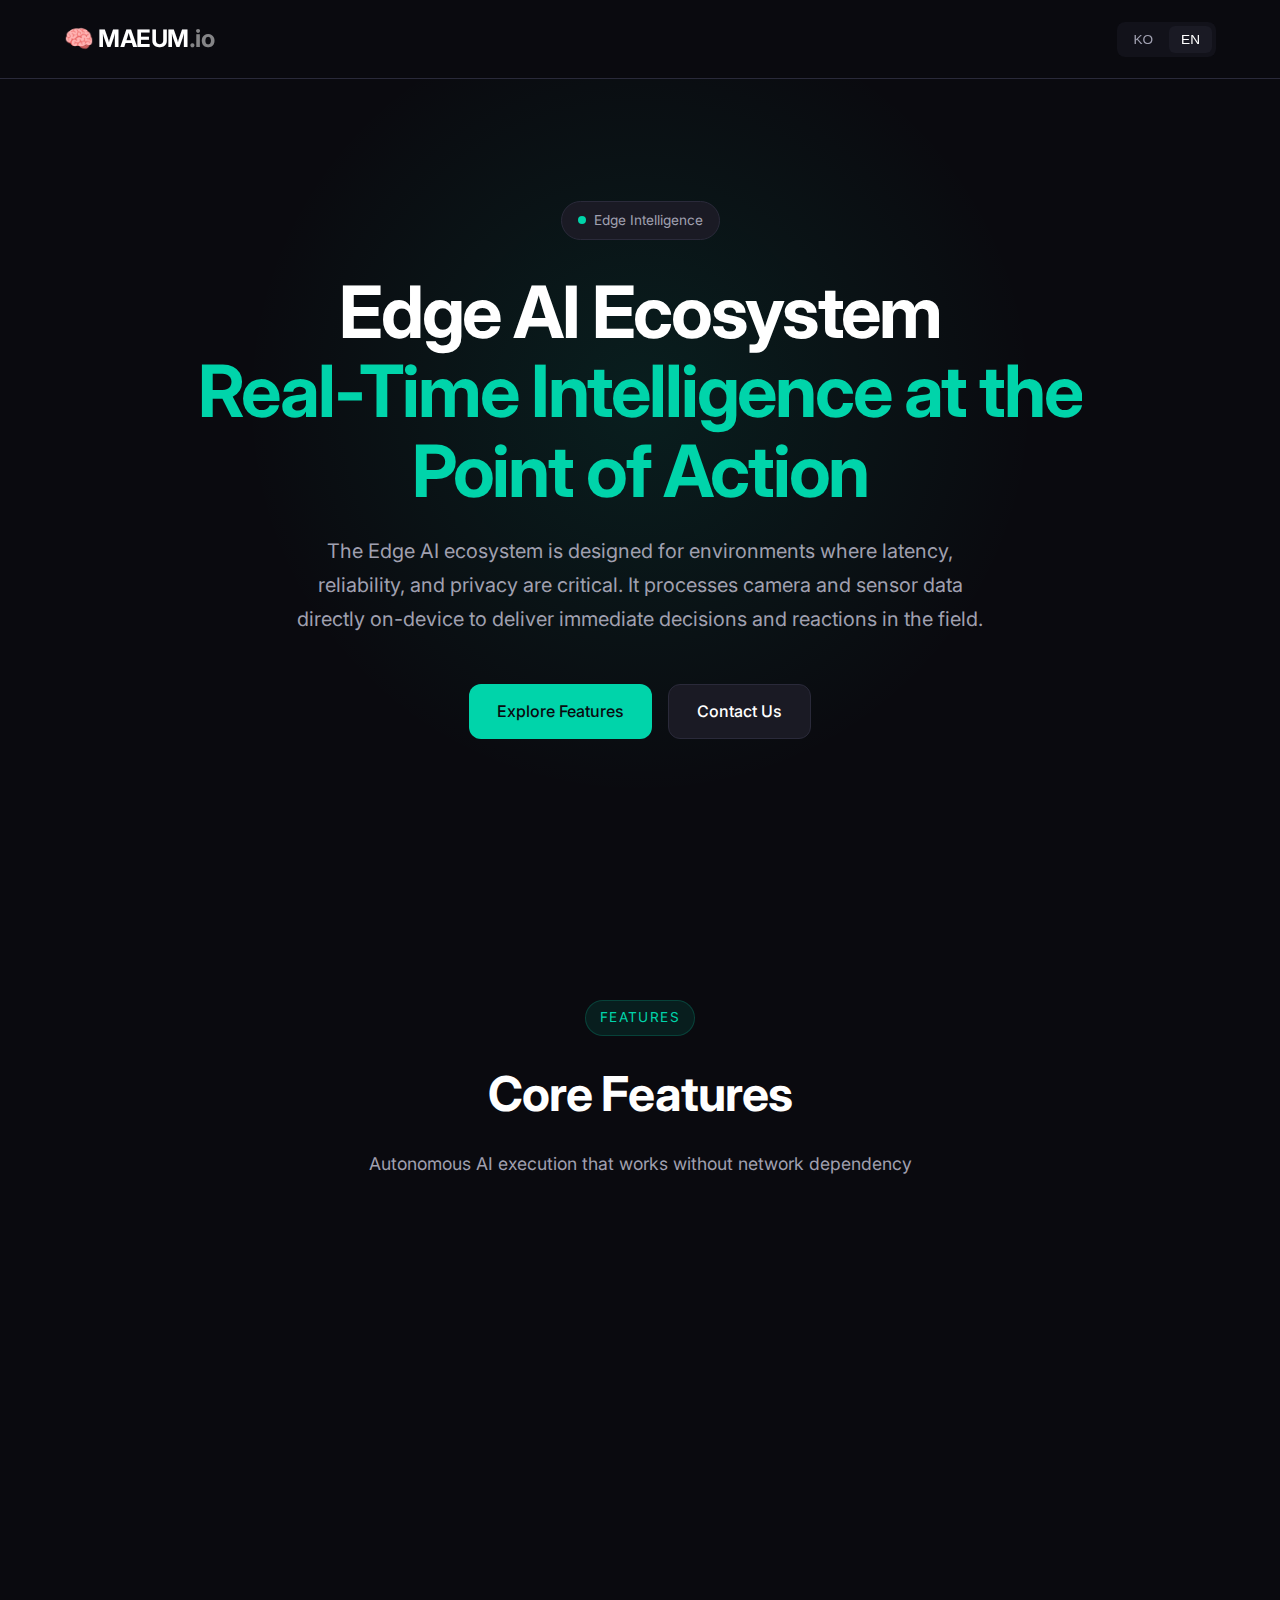
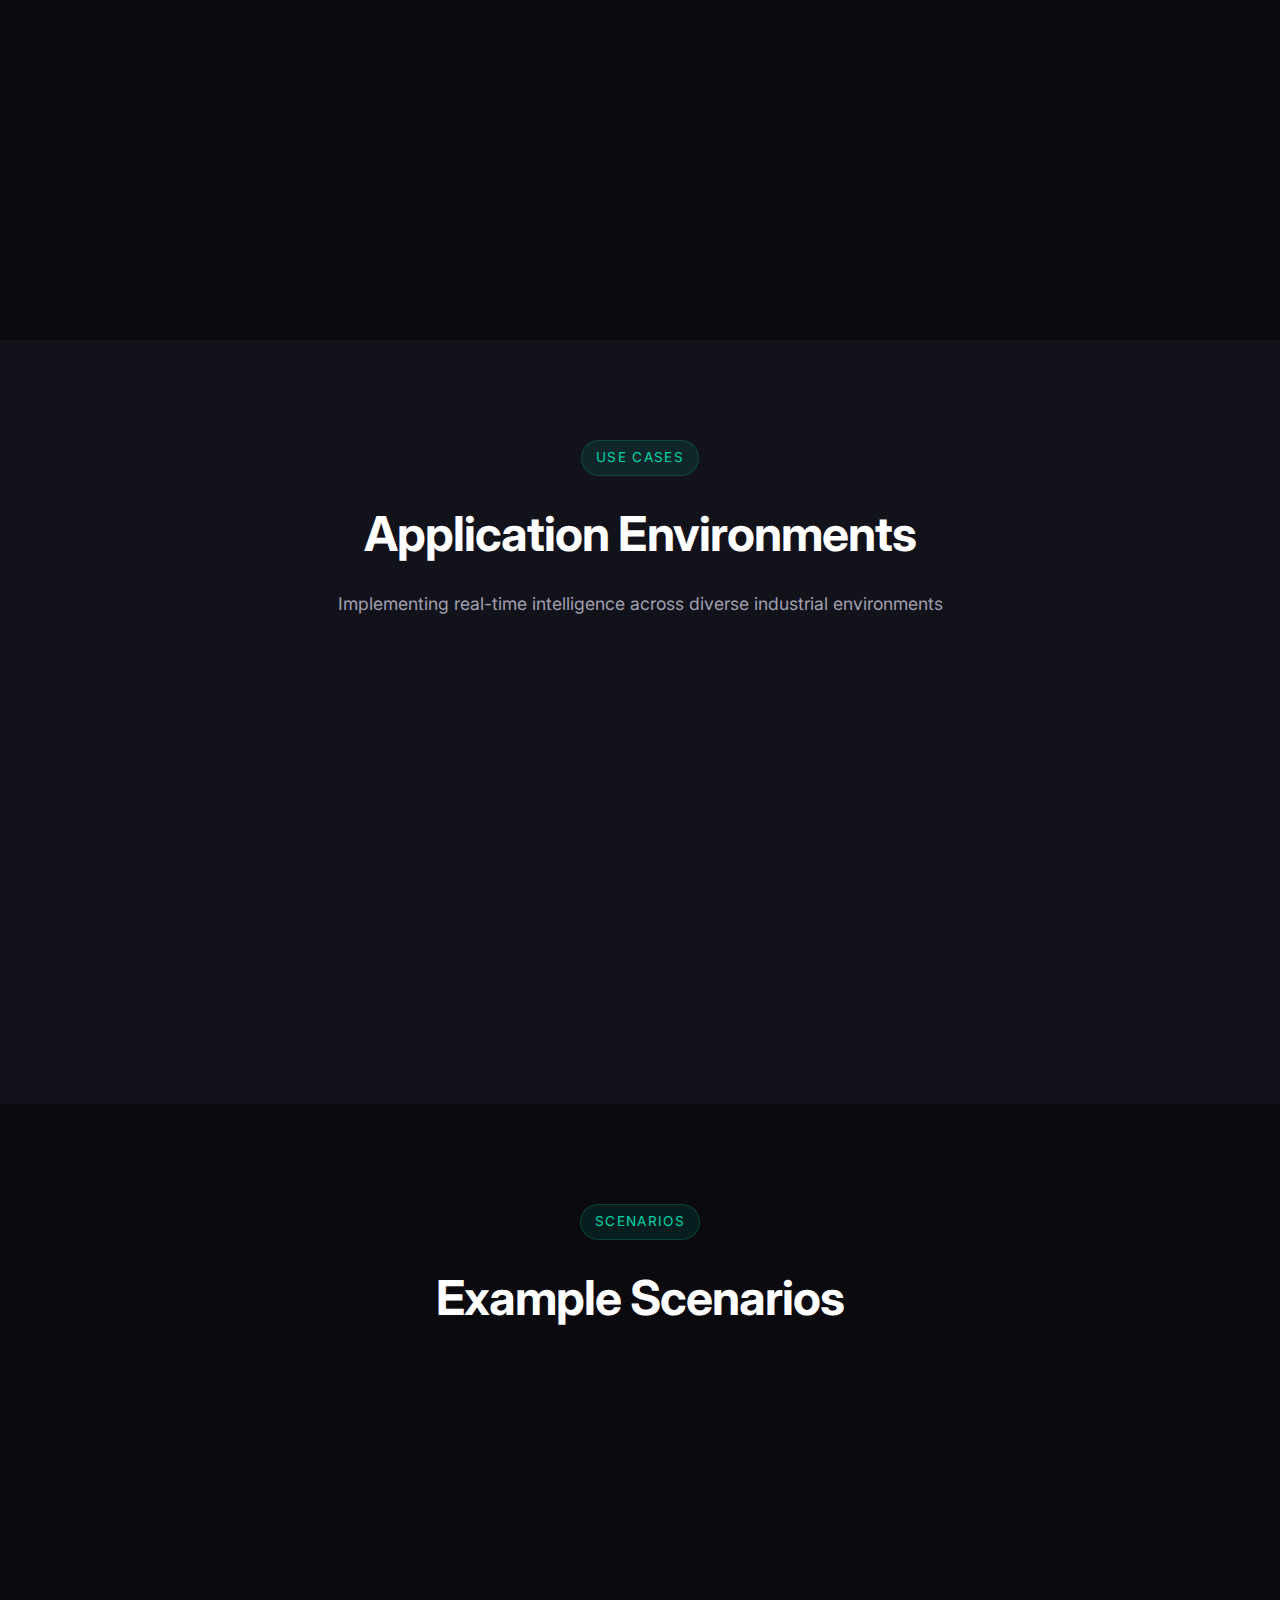
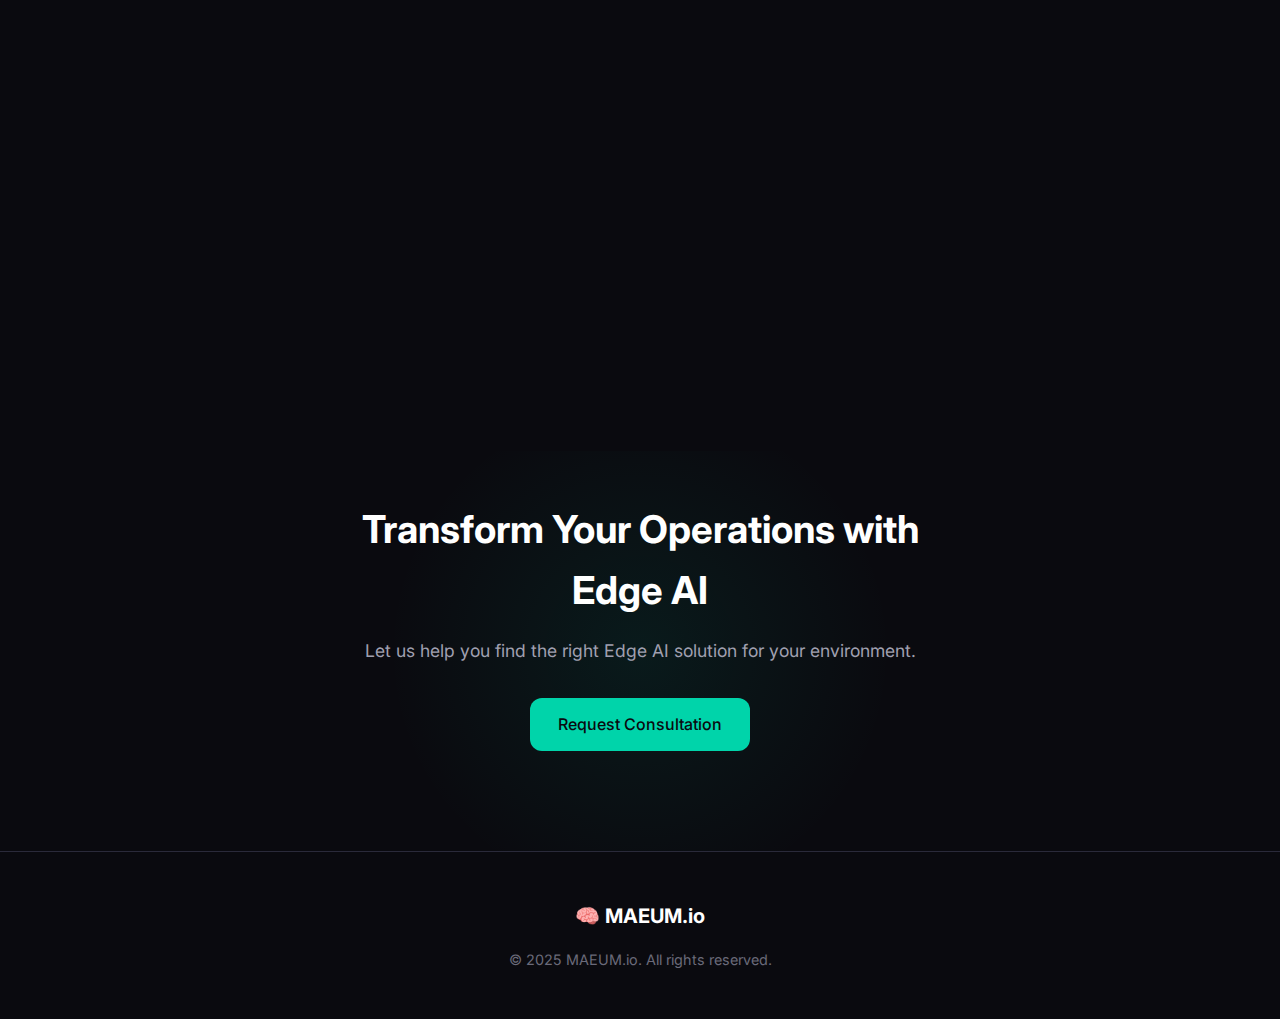
<file: docs/edge-ai/index.html>
<!DOCTYPE html>
<html lang="en">
<head>
  <meta charset="UTF-8">
  <meta name="viewport" content="width=device-width, initial-scale=1.0">
  <link rel="icon" href="data:image/svg+xml,<svg xmlns='http://www.w3.org/2000/svg' viewBox='0 0 100 100'><text y='.9em' font-size='90'>🧠</text></svg>">
  <link rel="apple-touch-icon" href="data:image/svg+xml,<svg xmlns='http://www.w3.org/2000/svg' viewBox='0 0 100 100'><text y='.9em' font-size='90'>🧠</text></svg>">
  <title>Edge AI Ecosystem | MAEUM.io</title>
  <meta name="description" content="Real-time on-device AI intelligence for industrial, retail, logistics, and robotics environments.">
  <meta property="og:type" content="website">
  <meta property="og:title" content="🧠 Edge AI Ecosystem | MAEUM.io">
  <meta property="og:description" content="Real-time on-device AI intelligence for industrial, retail, logistics, and robotics environments.">
  <meta property="og:site_name" content="MAEUM.io">
  <meta property="og:url" content="https://maeum.io/edge-ai/">
  <meta property="og:image" content="https://maeum.io/og-image.png">
  <link rel="preconnect" href="https://fonts.googleapis.com">
  <link rel="preconnect" href="https://fonts.gstatic.com" crossorigin>
  <link href="https://fonts.googleapis.com/css2?family=Inter:wght@400;500;600;700&family=JetBrains+Mono:wght@400;500&display=swap" rel="stylesheet">
  <link rel="stylesheet" href="../css/style.css">
</head>
<body class="theme-edge">

  <!-- Navigation -->
  <nav class="nav">
    <div class="nav-container">
      <a href="../" class="nav-logo">🧠 MAEUM<span>.io</span></a>
      <div class="lang-toggle">
        <button class="lang-btn" data-lang-btn="ko">KO</button>
        <button class="lang-btn active" data-lang-btn="en">EN</button>
      </div>
    </div>
  </nav>

  <!-- Hero Section -->
  <section class="hero">
    <div class="hero-content">
      <div class="hero-badge">
        <span class="hero-badge-dot"></span>
        <span data-lang="ko">엣지 인텔리전스</span>
        <span data-lang="en">Edge Intelligence</span>
      </div>

      <h1 class="hero-title">
        <span data-lang="ko">Edge AI Ecosystem</span>
        <span data-lang="en">Edge AI Ecosystem</span>
        <br>
        <span class="hero-title-accent" data-lang="ko">현장에서 즉시 판단하는 실시간 지능</span>
        <span class="hero-title-accent" data-lang="en">Real-Time Intelligence at the Point of Action</span>
      </h1>

      <p class="hero-description" data-lang="ko">
        Edge AI 생태계는 지연, 안정성, 프라이버시가 중요한 환경을 위해 설계된 온디바이스 AI 실행 계층입니다.
        카메라와 센서 데이터를 직접 처리하여 현장에서 요구되는 즉각적인 판단과 반응을 제공합니다.
      </p>
      <p class="hero-description" data-lang="en">
        The Edge AI ecosystem is designed for environments where latency, reliability, and privacy are critical.
        It processes camera and sensor data directly on-device to deliver immediate decisions and reactions in the field.
      </p>

      <div class="hero-cta">
        <a href="#features" class="btn btn-primary">
          <span data-lang="ko">특징 보기</span>
          <span data-lang="en">Explore Features</span>
        </a>
        <a href="#contact" class="btn btn-secondary">
          <span data-lang="ko">문의하기</span>
          <span data-lang="en">Contact Us</span>
        </a>
      </div>
    </div>
  </section>

  <!-- Features Section -->
  <section id="features" class="section">
    <div class="container">
      <div class="section-header">
        <span class="section-label">Features</span>
        <h2 class="section-title" data-lang="ko">핵심 특징</h2>
        <h2 class="section-title" data-lang="en">Core Features</h2>
        <p class="section-description" data-lang="ko">
          네트워크 없이도 동작하는 독립적인 AI 실행 환경
        </p>
        <p class="section-description" data-lang="en">
          Autonomous AI execution that works without network dependency
        </p>
      </div>

      <div class="features-grid">
        <div class="feature-card">
          <div class="feature-icon">⚡</div>
          <h3 class="feature-title" data-lang="ko">디바이스 내 실시간 추론</h3>
          <h3 class="feature-title" data-lang="en">Real-time Local Inference</h3>
          <p class="feature-description" data-lang="ko">
            클라우드 왕복 없이 디바이스에서 직접 AI 추론을 실행하여 밀리초 단위의 즉각적인 응답을 보장합니다.
          </p>
          <p class="feature-description" data-lang="en">
            Execute AI inference directly on-device without cloud round-trips, ensuring millisecond-level instant responses.
          </p>
        </div>

        <div class="feature-card">
          <div class="feature-icon">🔒</div>
          <h3 class="feature-title" data-lang="ko">민감 데이터 로컬 처리</h3>
          <h3 class="feature-title" data-lang="en">On-device Handling of Sensitive Data</h3>
          <p class="feature-description" data-lang="ko">
            개인정보와 민감한 데이터가 디바이스를 떠나지 않아 프라이버시와 규정 준수를 보장합니다.
          </p>
          <p class="feature-description" data-lang="en">
            Personal and sensitive data never leaves the device, ensuring privacy and regulatory compliance.
          </p>
        </div>

        <div class="feature-card">
          <div class="feature-icon">🌐</div>
          <h3 class="feature-title" data-lang="ko">네트워크 의존 최소화</h3>
          <h3 class="feature-title" data-lang="en">Minimal Network Dependency</h3>
          <p class="feature-description" data-lang="ko">
            연결이 불안정하거나 없는 환경에서도 안정적으로 동작하는 완전 자율 시스템입니다.
          </p>
          <p class="feature-description" data-lang="en">
            Fully autonomous system that operates reliably even in environments with unstable or no connectivity.
          </p>
        </div>

        <div class="feature-card">
          <div class="feature-icon">🤖</div>
          <h3 class="feature-title" data-lang="ko">에이전트 기반 현장 자동화</h3>
          <h3 class="feature-title" data-lang="en">Agent-driven Automation at the Edge</h3>
          <p class="feature-description" data-lang="ko">
            지능형 에이전트가 현장 상황을 인식하고 자율적으로 판단하여 즉각적인 조치를 수행합니다.
          </p>
          <p class="feature-description" data-lang="en">
            Intelligent agents perceive field conditions and autonomously make decisions for immediate action.
          </p>
        </div>
      </div>
    </div>
  </section>

  <!-- Use Cases Section -->
  <section class="section" style="background: var(--color-bg-secondary);">
    <div class="container">
      <div class="section-header">
        <span class="section-label">Use Cases</span>
        <h2 class="section-title" data-lang="ko">적용 환경</h2>
        <h2 class="section-title" data-lang="en">Application Environments</h2>
        <p class="section-description" data-lang="ko">
          다양한 산업 현장에서 실시간 지능을 구현합니다
        </p>
        <p class="section-description" data-lang="en">
          Implementing real-time intelligence across diverse industrial environments
        </p>
      </div>

      <div class="use-cases">
        <div class="use-case-item">
          <div class="use-case-icon">🏭</div>
          <div class="use-case-content">
            <h4 data-lang="ko">산업 현장</h4>
            <h4 data-lang="en">Industrial Sites</h4>
            <p data-lang="ko">제조 라인 품질 검사, 안전 모니터링, 예측 유지보수</p>
            <p data-lang="en">Manufacturing line quality inspection, safety monitoring, predictive maintenance</p>
          </div>
        </div>

        <div class="use-case-item">
          <div class="use-case-icon">🛒</div>
          <div class="use-case-content">
            <h4 data-lang="ko">리테일</h4>
            <h4 data-lang="en">Retail</h4>
            <p data-lang="ko">재고 관리, 고객 행동 분석, 무인 매장 운영</p>
            <p data-lang="en">Inventory management, customer behavior analysis, unmanned store operations</p>
          </div>
        </div>

        <div class="use-case-item">
          <div class="use-case-icon">📦</div>
          <div class="use-case-content">
            <h4 data-lang="ko">물류</h4>
            <h4 data-lang="en">Logistics</h4>
            <p data-lang="ko">자동 분류, 패키지 인식, 창고 자동화</p>
            <p data-lang="en">Automatic sorting, package recognition, warehouse automation</p>
          </div>
        </div>

        <div class="use-case-item">
          <div class="use-case-icon">🦾</div>
          <div class="use-case-content">
            <h4 data-lang="ko">로봇</h4>
            <h4 data-lang="en">Robotics</h4>
            <p data-lang="ko">자율 네비게이션, 객체 조작, 협동 로봇 제어</p>
            <p data-lang="en">Autonomous navigation, object manipulation, collaborative robot control</p>
          </div>
        </div>

        <div class="use-case-item">
          <div class="use-case-icon">🏙️</div>
          <div class="use-case-content">
            <h4 data-lang="ko">도시 인프라</h4>
            <h4 data-lang="en">Public Infrastructure</h4>
            <p data-lang="ko">교통 관리, 환경 모니터링, 스마트 시티 서비스</p>
            <p data-lang="en">Traffic management, environmental monitoring, smart city services</p>
          </div>
        </div>
      </div>
    </div>
  </section>

  <!-- Example Scenarios Section -->
  <section class="section">
    <div class="container">
      <div class="section-header">
        <span class="section-label">Scenarios</span>
        <h2 class="section-title" data-lang="ko">활용 시나리오</h2>
        <h2 class="section-title" data-lang="en">Example Scenarios</h2>
      </div>

      <div class="scenarios-list">
        <div class="scenario-item">
          <span class="scenario-number">01</span>
          <div class="scenario-content">
            <h4 data-lang="ko">제조 라인 불량 실시간 감지</h4>
            <h4 data-lang="en">Real-time Defect Detection on Manufacturing Lines</h4>
            <p data-lang="ko">카메라가 제품을 촬영하고 Edge AI가 즉시 불량을 판별하여 라인을 자동 제어합니다.</p>
            <p data-lang="en">Camera captures products and Edge AI instantly identifies defects to automatically control the line.</p>
          </div>
        </div>

        <div class="scenario-item">
          <span class="scenario-number">02</span>
          <div class="scenario-content">
            <h4 data-lang="ko">창고 내 자율 로봇 운영</h4>
            <h4 data-lang="en">Autonomous Robot Operations in Warehouses</h4>
            <p data-lang="ko">로봇이 주변 환경을 인식하고 실시간으로 경로를 계획하여 효율적으로 물품을 이동합니다.</p>
            <p data-lang="en">Robots perceive surroundings and plan paths in real-time for efficient item transportation.</p>
          </div>
        </div>

        <div class="scenario-item">
          <span class="scenario-number">03</span>
          <div class="scenario-content">
            <h4 data-lang="ko">매장 내 고객 흐름 최적화</h4>
            <h4 data-lang="en">In-store Customer Flow Optimization</h4>
            <p data-lang="ko">익명화된 비전 분석으로 고객 동선을 파악하고 매장 레이아웃을 최적화합니다.</p>
            <p data-lang="en">Anonymized vision analysis tracks customer movement to optimize store layout.</p>
          </div>
        </div>

        <div class="scenario-item">
          <span class="scenario-number">04</span>
          <div class="scenario-content">
            <h4 data-lang="ko">현장 안전 이상 감지</h4>
            <h4 data-lang="en">On-site Safety Anomaly Detection</h4>
            <p data-lang="ko">작업자의 안전 장비 착용 여부와 위험 구역 진입을 실시간으로 모니터링합니다.</p>
            <p data-lang="en">Real-time monitoring of worker safety equipment usage and hazardous zone entry.</p>
          </div>
        </div>
      </div>
    </div>
  </section>

  <!-- CTA Section -->
  <section id="contact" class="cta-section">
    <div class="cta-content">
      <h2 class="cta-title" data-lang="ko">Edge AI로 현장을 혁신하세요</h2>
      <h2 class="cta-title" data-lang="en">Transform Your Operations with Edge AI</h2>
      <p class="cta-description" data-lang="ko">
        귀사의 환경에 맞는 Edge AI 솔루션을 상담해 드립니다.
      </p>
      <p class="cta-description" data-lang="en">
        Let us help you find the right Edge AI solution for your environment.
      </p>
      <a href="mailto:princeps@maeum.io" class="btn btn-primary">
        <span data-lang="ko">상담 신청</span>
        <span data-lang="en">Request Consultation</span>
      </a>
    </div>
  </section>

  <!-- Footer -->
  <footer class="footer">
    <div class="footer-content">
      <div class="footer-logo">🧠 MAEUM.io</div>
      <p class="footer-text">&copy; 2025 MAEUM.io. All rights reserved.</p>
    </div>
  </footer>

  <script src="../js/main.js"></script>
</body>
</html>
</file>
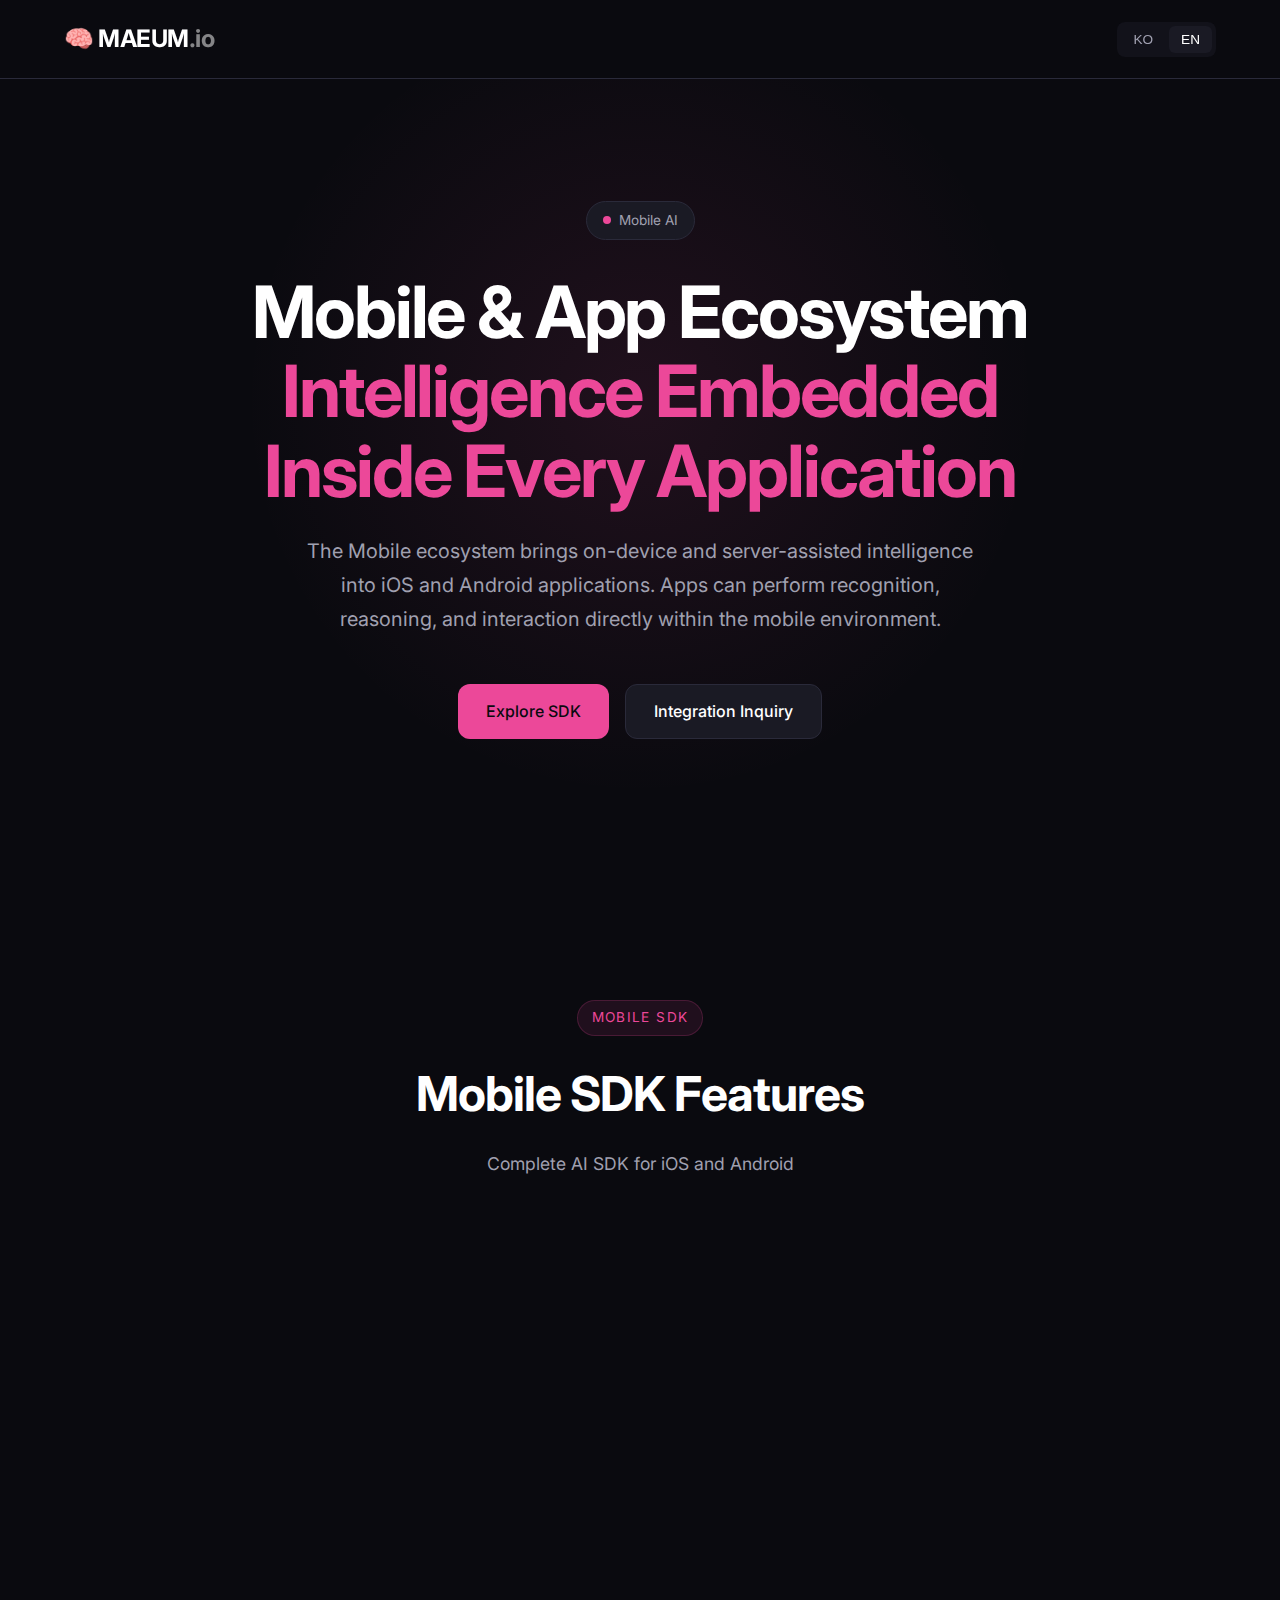
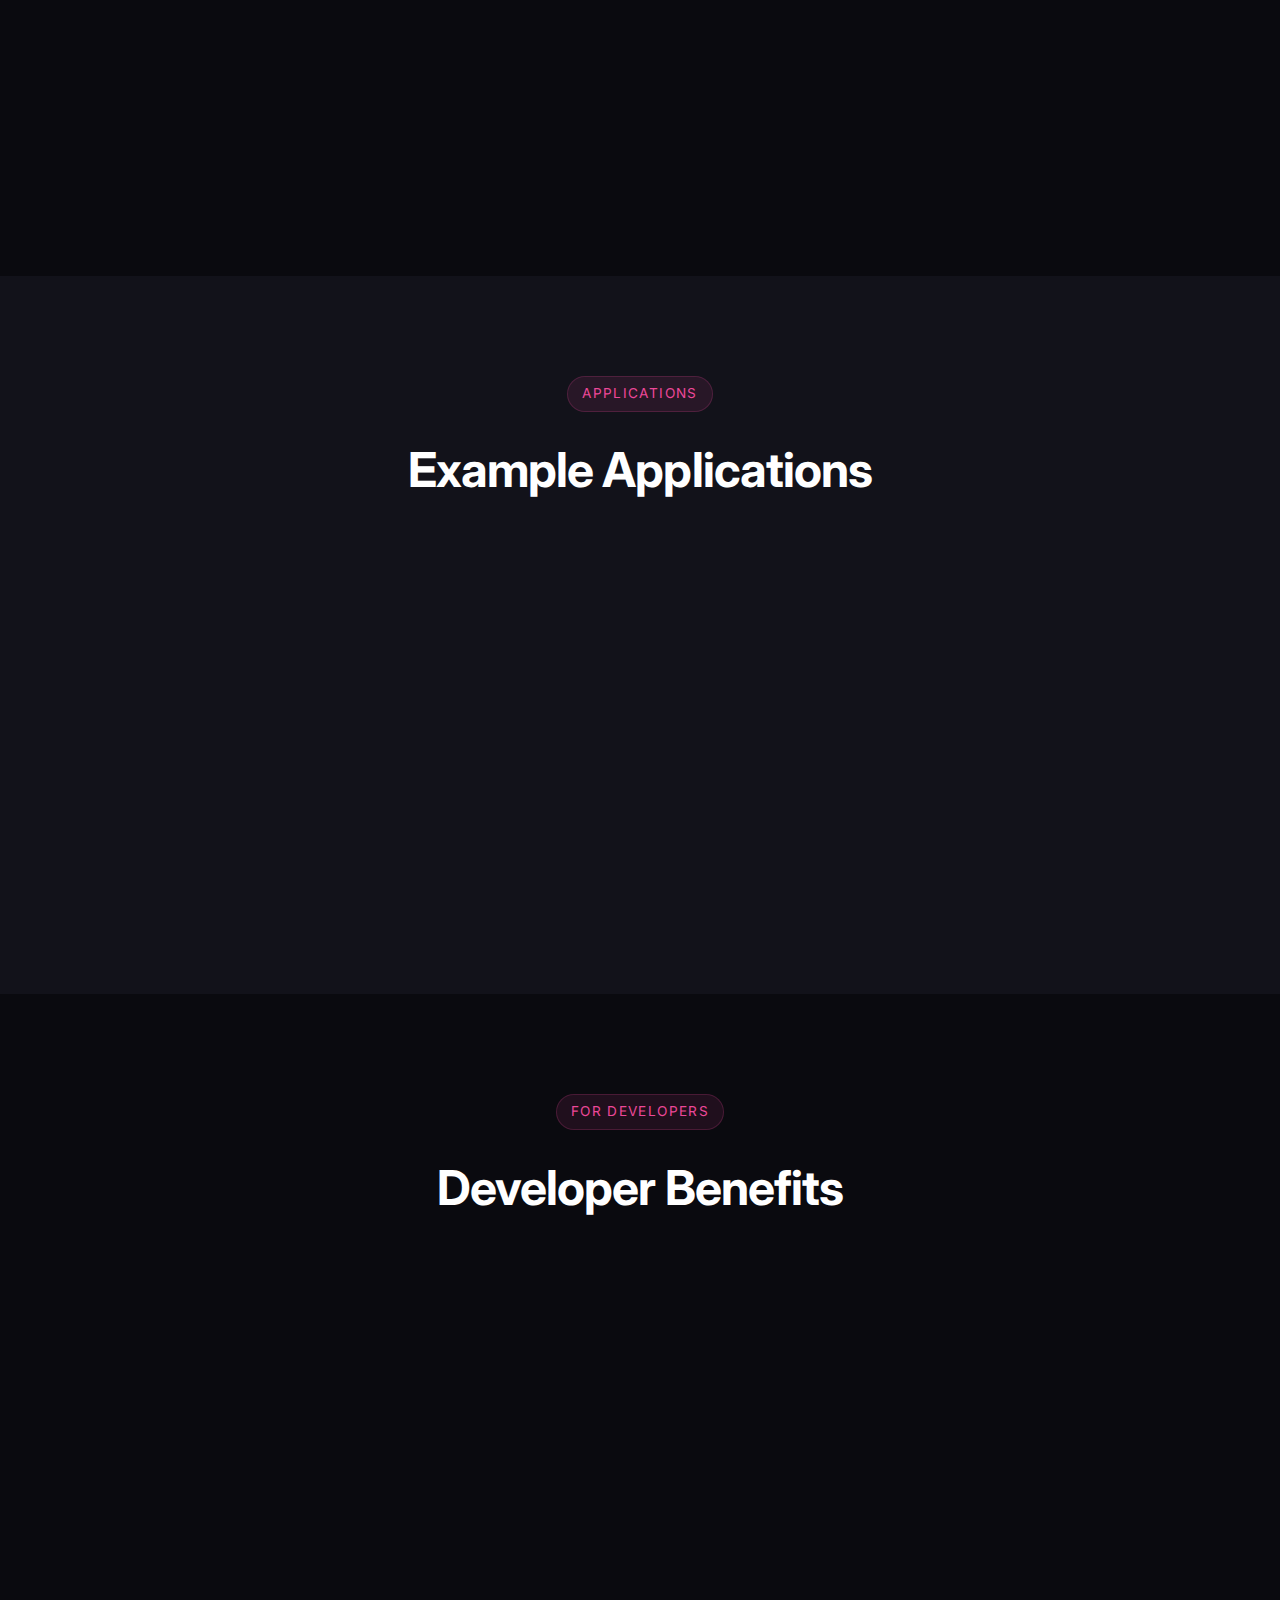
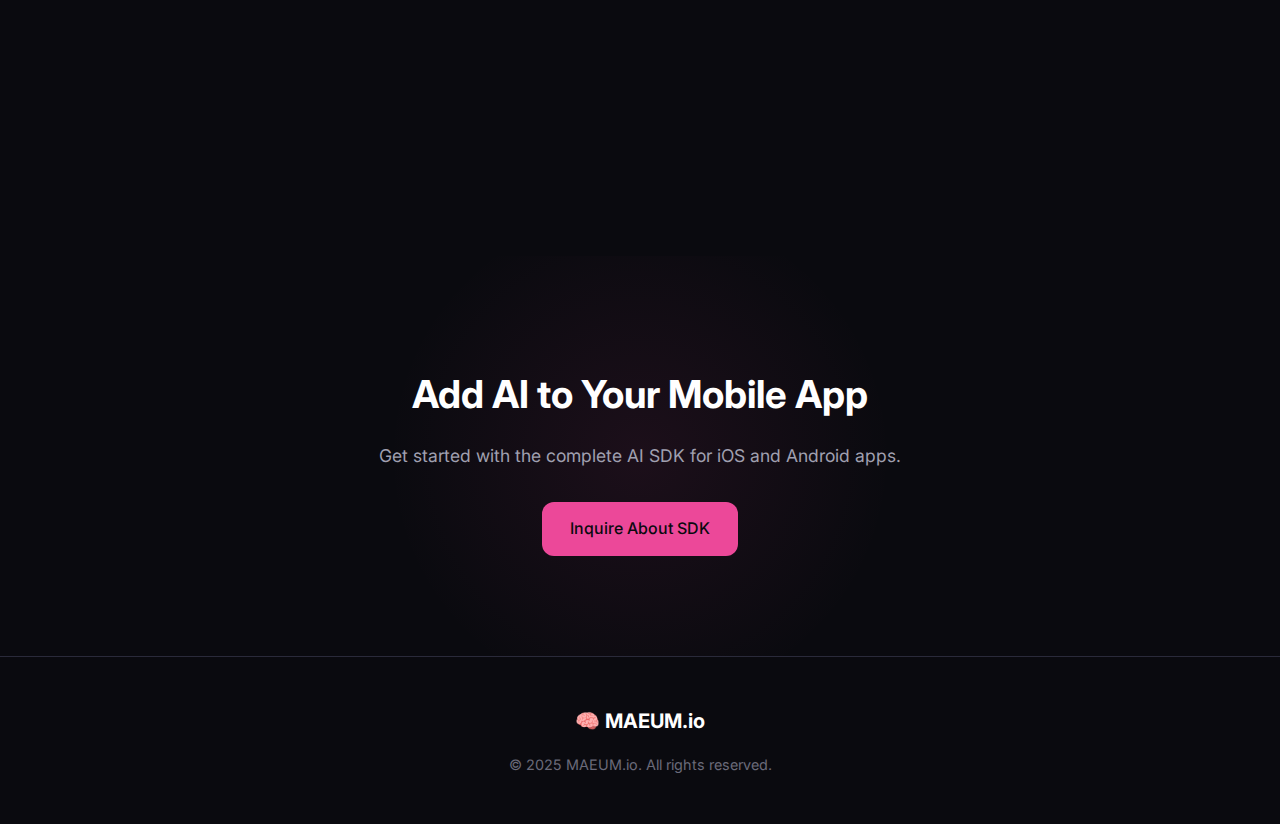
<file: docs/mobile-ai/index.html>
<!DOCTYPE html>
<html lang="en">
<head>
  <meta charset="UTF-8">
  <meta name="viewport" content="width=device-width, initial-scale=1.0">
  <link rel="icon" href="data:image/svg+xml,<svg xmlns='http://www.w3.org/2000/svg' viewBox='0 0 100 100'><text y='.9em' font-size='90'>🧠</text></svg>">
  <link rel="apple-touch-icon" href="data:image/svg+xml,<svg xmlns='http://www.w3.org/2000/svg' viewBox='0 0 100 100'><text y='.9em' font-size='90'>🧠</text></svg>">
  <title>Mobile & App Ecosystem | MAEUM.io</title>
  <meta name="description" content="On-device and server-assisted AI intelligence for iOS and Android applications.">
  <meta property="og:type" content="website">
  <meta property="og:title" content="🧠 Mobile & App Ecosystem | MAEUM.io">
  <meta property="og:description" content="On-device and server-assisted AI intelligence for iOS and Android applications.">
  <meta property="og:site_name" content="MAEUM.io">
  <meta property="og:url" content="https://maeum.io/mobile-ai/">
  <meta property="og:image" content="https://maeum.io/og-image.png">
  <link rel="preconnect" href="https://fonts.googleapis.com">
  <link rel="preconnect" href="https://fonts.gstatic.com" crossorigin>
  <link href="https://fonts.googleapis.com/css2?family=Inter:wght@400;500;600;700&family=JetBrains+Mono:wght@400;500&display=swap" rel="stylesheet">
  <link rel="stylesheet" href="../css/style.css">
</head>
<body class="theme-mobile">

  <!-- Navigation -->
  <nav class="nav">
    <div class="nav-container">
      <a href="../" class="nav-logo">🧠 MAEUM<span>.io</span></a>
      <div class="lang-toggle">
        <button class="lang-btn" data-lang-btn="ko">KO</button>
        <button class="lang-btn active" data-lang-btn="en">EN</button>
      </div>
    </div>
  </nav>

  <!-- Hero Section -->
  <section class="hero">
    <div class="hero-content">
      <div class="hero-badge">
        <span class="hero-badge-dot"></span>
        <span data-lang="ko">모바일 AI</span>
        <span data-lang="en">Mobile AI</span>
      </div>

      <h1 class="hero-title">
        <span data-lang="ko">Mobile & App Ecosystem</span>
        <span data-lang="en">Mobile & App Ecosystem</span>
        <br>
        <span class="hero-title-accent" data-lang="ko">모바일 앱 내부에 자연스럽게 녹아드는 지능</span>
        <span class="hero-title-accent" data-lang="en">Intelligence Embedded Inside Every Application</span>
      </h1>

      <p class="hero-description" data-lang="ko">
        Mobile 생태계는 iOS·Android 앱에 온디바이스 및 서버 기반 지능을 통합하도록 설계된 확장 레이어입니다.
        앱 내부에서 직접 인식·대화·상황 대응을 수행할 수 있습니다.
      </p>
      <p class="hero-description" data-lang="en">
        The Mobile ecosystem brings on-device and server-assisted intelligence into iOS and Android applications.
        Apps can perform recognition, reasoning, and interaction directly within the mobile environment.
      </p>

      <div class="hero-cta">
        <a href="#sdk" class="btn btn-primary">
          <span data-lang="ko">SDK 살펴보기</span>
          <span data-lang="en">Explore SDK</span>
        </a>
        <a href="#contact" class="btn btn-secondary">
          <span data-lang="ko">통합 문의</span>
          <span data-lang="en">Integration Inquiry</span>
        </a>
      </div>
    </div>
  </section>

  <!-- Mobile SDK Features Section -->
  <section id="sdk" class="section">
    <div class="container">
      <div class="section-header">
        <span class="section-label">Mobile SDK</span>
        <h2 class="section-title" data-lang="ko">모바일 SDK 기능</h2>
        <h2 class="section-title" data-lang="en">Mobile SDK Features</h2>
        <p class="section-description" data-lang="ko">
          iOS와 Android를 위한 완전한 AI SDK
        </p>
        <p class="section-description" data-lang="en">
          Complete AI SDK for iOS and Android
        </p>
      </div>

      <div class="features-grid">
        <div class="feature-card">
          <div class="feature-icon">💬</div>
          <h3 class="feature-title" data-lang="ko">LLM SDK</h3>
          <h3 class="feature-title" data-lang="en">LLM SDK</h3>
          <p class="feature-description" data-lang="ko">
            대화형 AI를 앱에 통합합니다. 온디바이스 또는 서버 기반 모델 중 선택 가능합니다.
          </p>
          <p class="feature-description" data-lang="en">
            Integrate conversational AI into your app. Choose between on-device or server-based models.
          </p>
        </div>

        <div class="feature-card">
          <div class="feature-icon">👁️</div>
          <h3 class="feature-title" data-lang="ko">Vision SDK</h3>
          <h3 class="feature-title" data-lang="en">Vision SDK</h3>
          <p class="feature-description" data-lang="ko">
            이미지 인식, 객체 감지, OCR 등 비전 기능을 네이티브로 실행합니다.
          </p>
          <p class="feature-description" data-lang="en">
            Run vision capabilities like image recognition, object detection, and OCR natively.
          </p>
        </div>

        <div class="feature-card">
          <div class="feature-icon">🎙️</div>
          <h3 class="feature-title" data-lang="ko">Audio SDK</h3>
          <h3 class="feature-title" data-lang="en">Audio SDK</h3>
          <p class="feature-description" data-lang="ko">
            음성 인식, 음성 합성, 오디오 분석을 모바일에서 직접 처리합니다.
          </p>
          <p class="feature-description" data-lang="en">
            Handle speech recognition, text-to-speech, and audio analysis directly on mobile.
          </p>
        </div>

        <div class="feature-card">
          <div class="feature-icon">🤖</div>
          <h3 class="feature-title" data-lang="ko">Agent SDK</h3>
          <h3 class="feature-title" data-lang="en">Agent SDK</h3>
          <p class="feature-description" data-lang="ko">
            상황을 인식하고 자율적으로 판단하는 AI 에이전트를 앱에 구현합니다.
          </p>
          <p class="feature-description" data-lang="en">
            Implement AI agents that perceive context and make autonomous decisions in your app.
          </p>
        </div>
      </div>
    </div>
  </section>

  <!-- Example Applications Section -->
  <section class="section" style="background: var(--color-bg-secondary);">
    <div class="container">
      <div class="section-header">
        <span class="section-label">Applications</span>
        <h2 class="section-title" data-lang="ko">활용 앱</h2>
        <h2 class="section-title" data-lang="en">Example Applications</h2>
      </div>

      <div class="use-cases">
        <div class="use-case-item">
          <div class="use-case-icon">🧑‍💼</div>
          <div class="use-case-content">
            <h4 data-lang="ko">개인 비서 앱</h4>
            <h4 data-lang="en">Personal Assistant Apps</h4>
            <p data-lang="ko">일정 관리, 메모, 알림을 자연어로 처리하는 스마트 비서</p>
            <p data-lang="en">Smart assistants that handle schedules, notes, and reminders with natural language</p>
          </div>
        </div>

        <div class="use-case-item">
          <div class="use-case-icon">📸</div>
          <div class="use-case-content">
            <h4 data-lang="ko">인식형 서비스</h4>
            <h4 data-lang="en">Recognition Services</h4>
            <p data-lang="ko">사진으로 물체, 텍스트, 장소를 인식하고 정보를 제공</p>
            <p data-lang="en">Recognize objects, text, and places from photos and provide information</p>
          </div>
        </div>

        <div class="use-case-item">
          <div class="use-case-icon">♿</div>
          <div class="use-case-content">
            <h4 data-lang="ko">접근성 도구</h4>
            <h4 data-lang="en">Accessibility Tools</h4>
            <p data-lang="ko">시각·청각 장애인을 위한 실시간 음성 안내 및 자막 생성</p>
            <p data-lang="en">Real-time voice guidance and caption generation for visually and hearing impaired</p>
          </div>
        </div>

        <div class="use-case-item">
          <div class="use-case-icon">📚</div>
          <div class="use-case-content">
            <h4 data-lang="ko">교육 앱</h4>
            <h4 data-lang="en">Education Apps</h4>
            <p data-lang="ko">맞춤형 학습 경험을 제공하는 AI 튜터 및 언어 학습 도우미</p>
            <p data-lang="en">AI tutors and language learning assistants providing personalized learning</p>
          </div>
        </div>

        <div class="use-case-item">
          <div class="use-case-icon">🏥</div>
          <div class="use-case-content">
            <h4 data-lang="ko">헬스케어</h4>
            <h4 data-lang="en">Healthcare</h4>
            <p data-lang="ko">증상 체크, 건강 모니터링, 의료 정보 안내</p>
            <p data-lang="en">Symptom checking, health monitoring, medical information guidance</p>
          </div>
        </div>
      </div>
    </div>
  </section>

  <!-- Developer Benefits Section -->
  <section class="section">
    <div class="container">
      <div class="section-header">
        <span class="section-label">For Developers</span>
        <h2 class="section-title" data-lang="ko">개발자 혜택</h2>
        <h2 class="section-title" data-lang="en">Developer Benefits</h2>
      </div>

      <div class="scenarios-list">
        <div class="scenario-item">
          <span class="scenario-number">01</span>
          <div class="scenario-content">
            <h4 data-lang="ko">온디바이스 우선 실행</h4>
            <h4 data-lang="en">On-device First Execution</h4>
            <p data-lang="ko">네트워크 없이도 빠른 응답을 제공하여 사용자 경험을 극대화합니다.</p>
            <p data-lang="en">Maximize user experience with fast responses even without network connectivity.</p>
          </div>
        </div>

        <div class="scenario-item">
          <span class="scenario-number">02</span>
          <div class="scenario-content">
            <h4 data-lang="ko">높은 프라이버시 보장</h4>
            <h4 data-lang="en">High Privacy Guarantee</h4>
            <p data-lang="ko">민감한 데이터가 디바이스를 떠나지 않아 규정 준수와 사용자 신뢰를 확보합니다.</p>
            <p data-lang="en">Sensitive data never leaves the device, ensuring compliance and user trust.</p>
          </div>
        </div>

        <div class="scenario-item">
          <span class="scenario-number">03</span>
          <div class="scenario-content">
            <h4 data-lang="ko">쉬운 파트너 앱 탑재</h4>
            <h4 data-lang="en">Easy Partner App Integration</h4>
            <p data-lang="ko">몇 줄의 코드로 AI 기능을 기존 앱에 통합할 수 있습니다.</p>
            <p data-lang="en">Integrate AI features into existing apps with just a few lines of code.</p>
          </div>
        </div>

        <div class="scenario-item">
          <span class="scenario-number">04</span>
          <div class="scenario-content">
            <h4 data-lang="ko">하이브리드 실행</h4>
            <h4 data-lang="en">Hybrid Execution</h4>
            <p data-lang="ko">온디바이스와 서버 기반 처리를 상황에 따라 자동으로 전환합니다.</p>
            <p data-lang="en">Automatically switch between on-device and server-based processing as needed.</p>
          </div>
        </div>
      </div>
    </div>
  </section>

  <!-- CTA Section -->
  <section id="contact" class="cta-section">
    <div class="cta-content">
      <h2 class="cta-title" data-lang="ko">모바일 앱에 AI를 더하세요</h2>
      <h2 class="cta-title" data-lang="en">Add AI to Your Mobile App</h2>
      <p class="cta-description" data-lang="ko">
        iOS와 Android 앱을 위한 완벽한 AI SDK를 시작하세요.
      </p>
      <p class="cta-description" data-lang="en">
        Get started with the complete AI SDK for iOS and Android apps.
      </p>
      <a href="mailto:princeps@maeum.io" class="btn btn-primary">
        <span data-lang="ko">SDK 문의</span>
        <span data-lang="en">Inquire About SDK</span>
      </a>
    </div>
  </section>

  <!-- Footer -->
  <footer class="footer">
    <div class="footer-content">
      <div class="footer-logo">🧠 MAEUM.io</div>
      <p class="footer-text">&copy; 2025 MAEUM.io. All rights reserved.</p>
    </div>
  </footer>

  <script src="../js/main.js"></script>
</body>
</html>
</file>
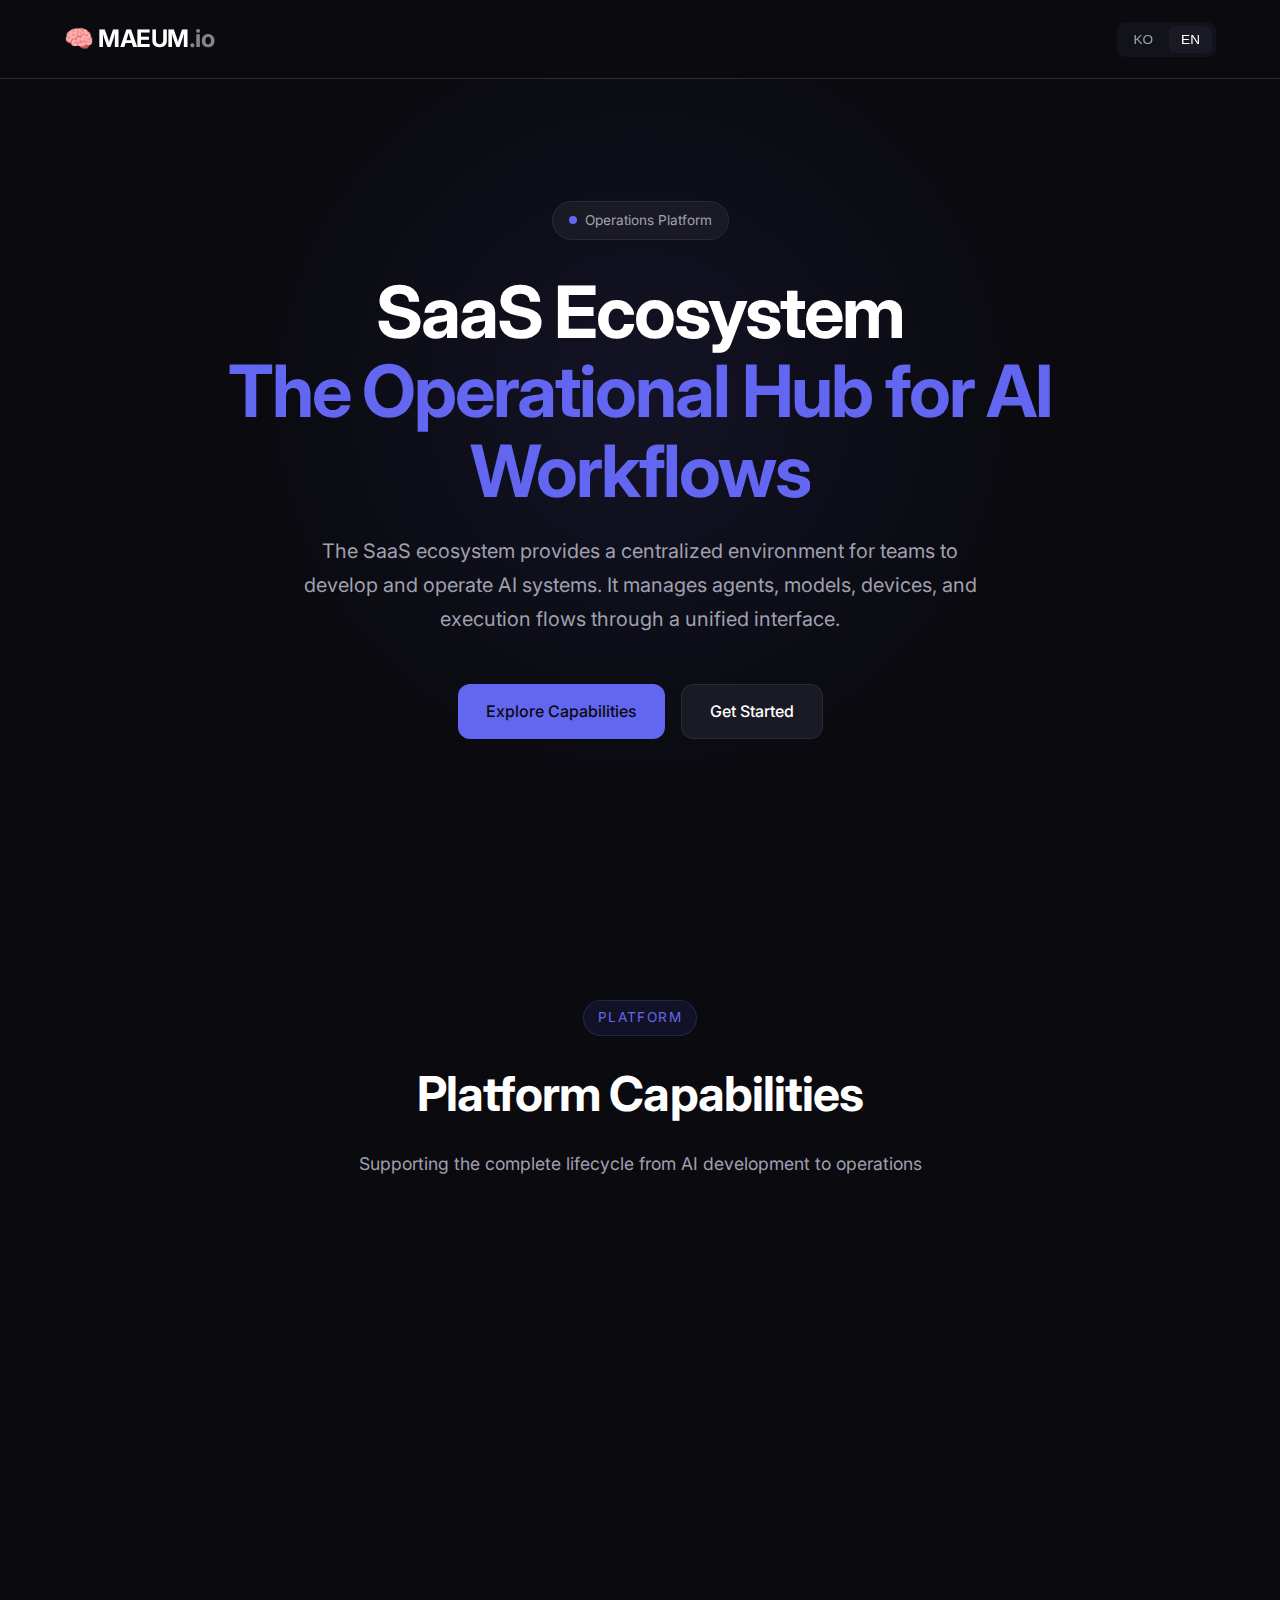
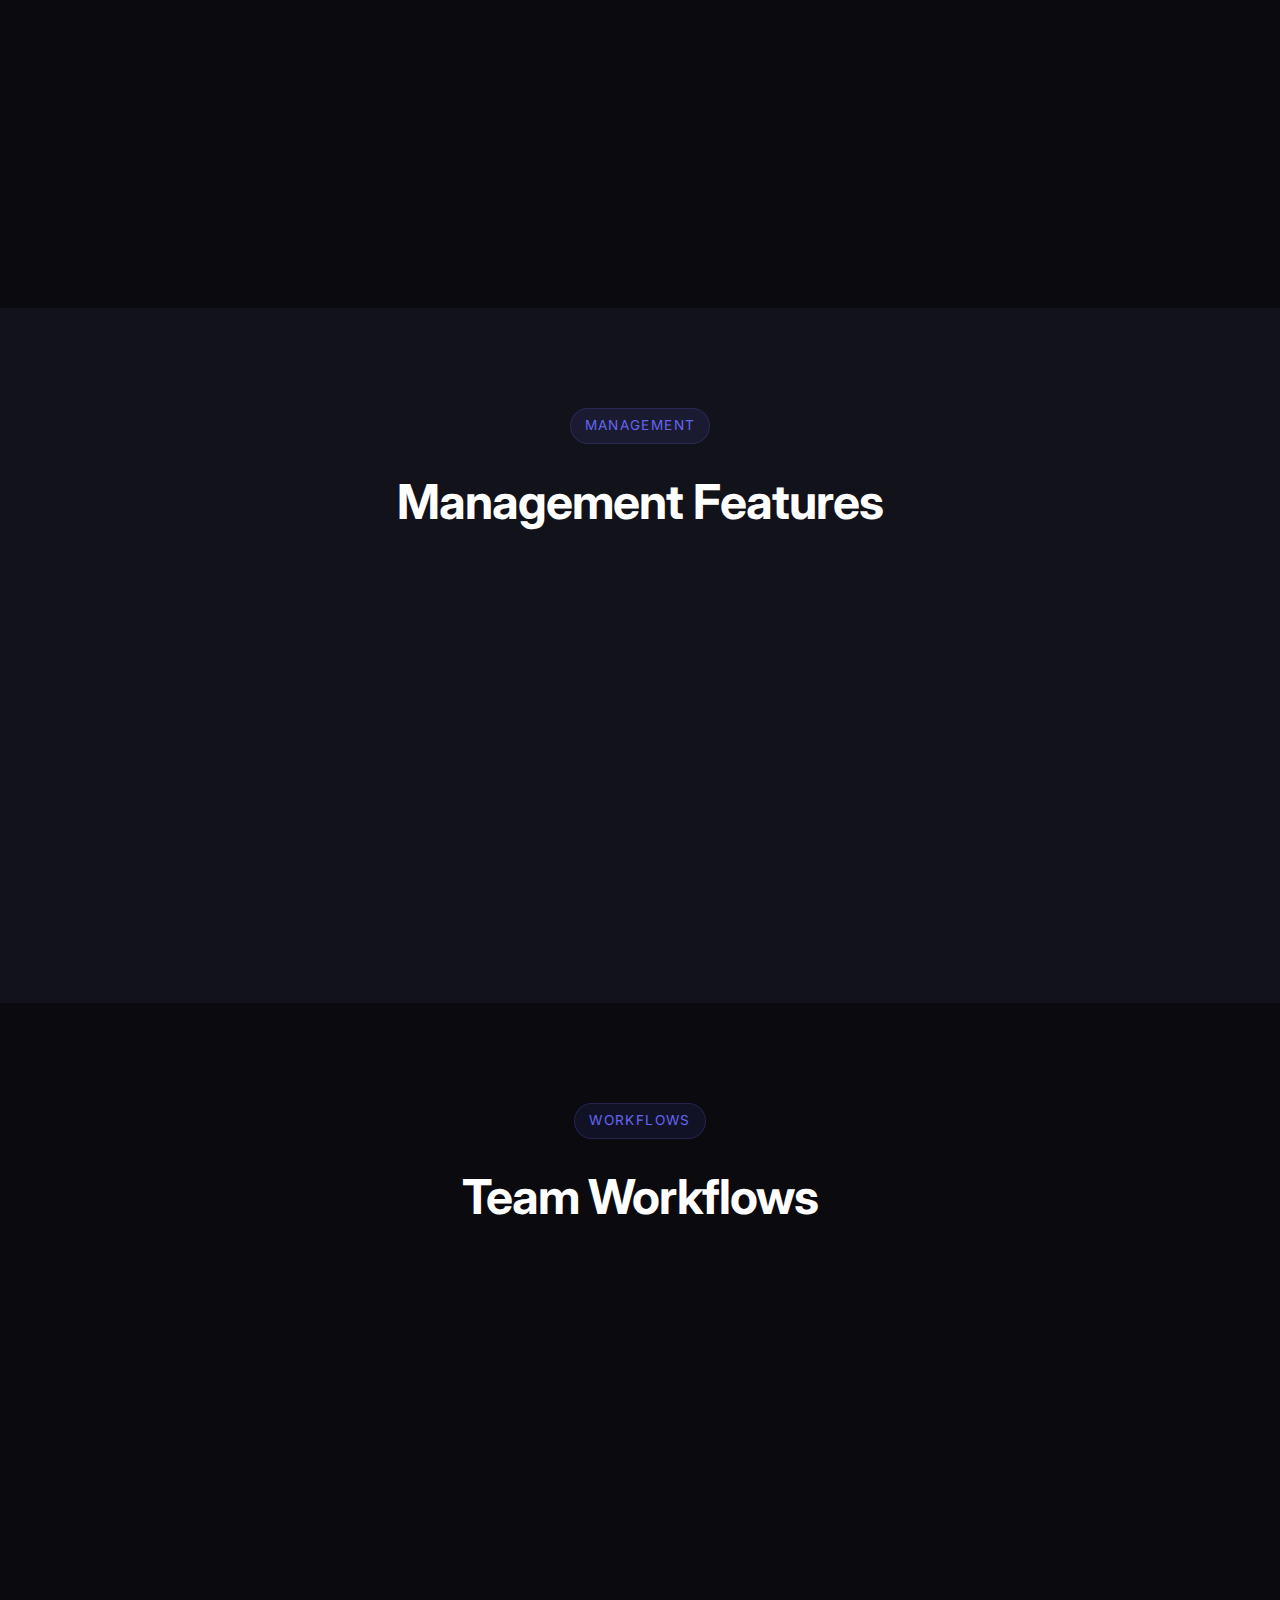
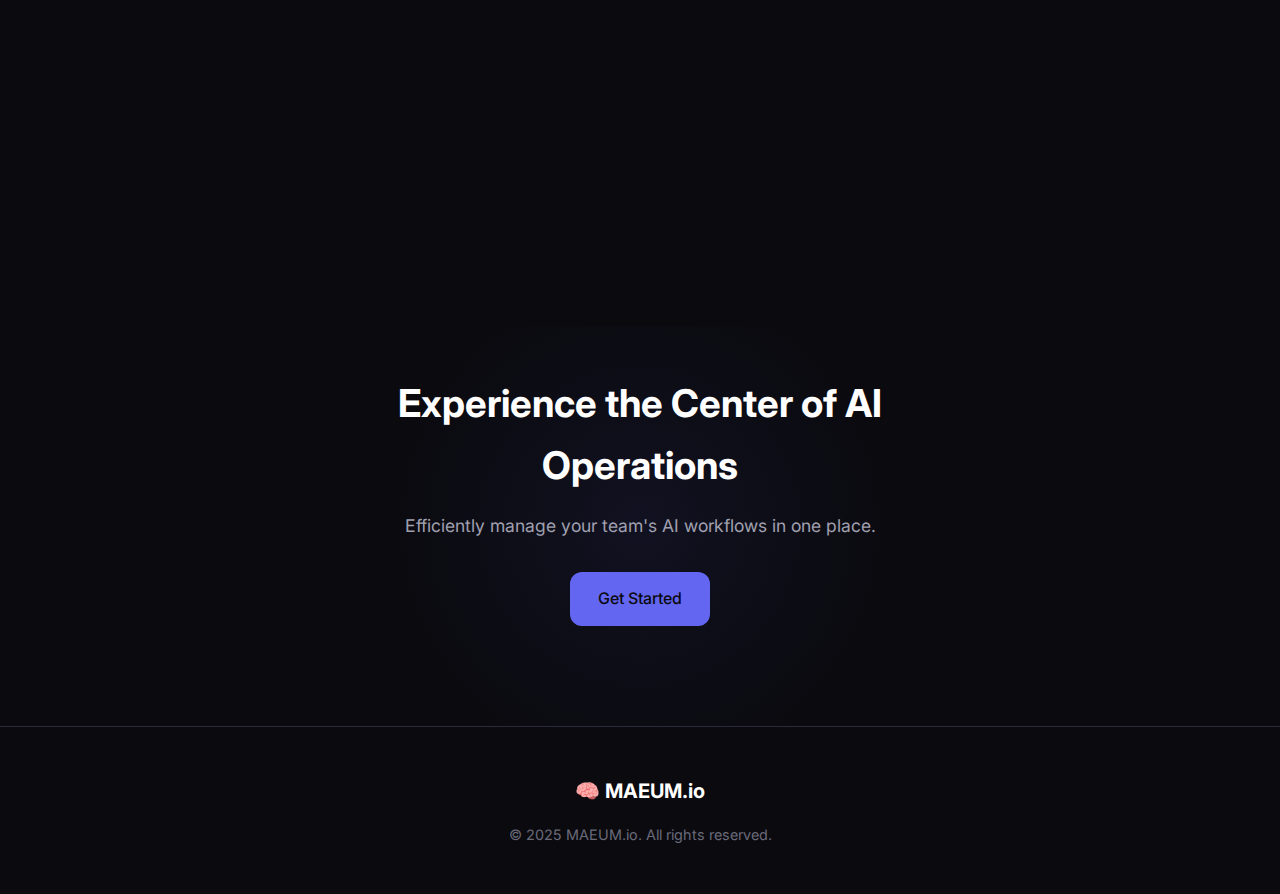
<file: docs/saas/index.html>
<!DOCTYPE html>
<html lang="en">
<head>
  <meta charset="UTF-8">
  <meta name="viewport" content="width=device-width, initial-scale=1.0">
  <link rel="icon" href="data:image/svg+xml,<svg xmlns='http://www.w3.org/2000/svg' viewBox='0 0 100 100'><text y='.9em' font-size='90'>🧠</text></svg>">
  <link rel="apple-touch-icon" href="data:image/svg+xml,<svg xmlns='http://www.w3.org/2000/svg' viewBox='0 0 100 100'><text y='.9em' font-size='90'>🧠</text></svg>">
  <title>SaaS Ecosystem | MAEUM.io</title>
  <meta name="description" content="Centralized AI operations platform for managing agents, models, devices, and workflows.">
  <meta property="og:type" content="website">
  <meta property="og:title" content="🧠 SaaS Ecosystem | MAEUM.io">
  <meta property="og:description" content="Centralized AI operations platform for managing agents, models, devices, and workflows.">
  <meta property="og:site_name" content="MAEUM.io">
  <meta property="og:url" content="https://maeum.io/saas/">
  <meta property="og:image" content="https://maeum.io/og-image.png">
  <link rel="preconnect" href="https://fonts.googleapis.com">
  <link rel="preconnect" href="https://fonts.gstatic.com" crossorigin>
  <link href="https://fonts.googleapis.com/css2?family=Inter:wght@400;500;600;700&family=JetBrains+Mono:wght@400;500&display=swap" rel="stylesheet">
  <link rel="stylesheet" href="../css/style.css">
</head>
<body class="theme-saas">

  <!-- Navigation -->
  <nav class="nav">
    <div class="nav-container">
      <a href="../" class="nav-logo">🧠 MAEUM<span>.io</span></a>
      <div class="lang-toggle">
        <button class="lang-btn" data-lang-btn="ko">KO</button>
        <button class="lang-btn active" data-lang-btn="en">EN</button>
      </div>
    </div>
  </nav>

  <!-- Hero Section -->
  <section class="hero">
    <div class="hero-content">
      <div class="hero-badge">
        <span class="hero-badge-dot"></span>
        <span data-lang="ko">운영 플랫폼</span>
        <span data-lang="en">Operations Platform</span>
      </div>

      <h1 class="hero-title">
        <span data-lang="ko">SaaS Ecosystem</span>
        <span data-lang="en">SaaS Ecosystem</span>
        <br>
        <span class="hero-title-accent" data-lang="ko">AI 운영을 위한 중앙 허브</span>
        <span class="hero-title-accent" data-lang="en">The Operational Hub for AI Workflows</span>
      </h1>

      <p class="hero-description" data-lang="ko">
        SaaS 생태계는 팀이 AI 프로젝트를 개발하고 운영하는 과정 전반을 관리하도록 설계된 운영 레이어입니다.
        에이전트, 모델, 디바이스를 하나의 인터페이스에서 관리할 수 있습니다.
      </p>
      <p class="hero-description" data-lang="en">
        The SaaS ecosystem provides a centralized environment for teams to develop and operate AI systems.
        It manages agents, models, devices, and execution flows through a unified interface.
      </p>

      <div class="hero-cta">
        <a href="#capabilities" class="btn btn-primary">
          <span data-lang="ko">기능 둘러보기</span>
          <span data-lang="en">Explore Capabilities</span>
        </a>
        <a href="#contact" class="btn btn-secondary">
          <span data-lang="ko">시작하기</span>
          <span data-lang="en">Get Started</span>
        </a>
      </div>
    </div>
  </section>

  <!-- Platform Capabilities Section -->
  <section id="capabilities" class="section">
    <div class="container">
      <div class="section-header">
        <span class="section-label">Platform</span>
        <h2 class="section-title" data-lang="ko">플랫폼 기능</h2>
        <h2 class="section-title" data-lang="en">Platform Capabilities</h2>
        <p class="section-description" data-lang="ko">
          AI 개발부터 운영까지 전체 라이프사이클을 지원합니다
        </p>
        <p class="section-description" data-lang="en">
          Supporting the complete lifecycle from AI development to operations
        </p>
      </div>

      <div class="features-grid">
        <div class="feature-card">
          <div class="feature-icon">🧠</div>
          <h3 class="feature-title" data-lang="ko">LLM·Vision·Audio·Agent API</h3>
          <h3 class="feature-title" data-lang="en">LLM, Vision, Audio, and Agent APIs</h3>
          <p class="feature-description" data-lang="ko">
            다양한 AI 모달리티를 통합 API로 제공하여 복잡한 AI 워크플로우를 간단하게 구성할 수 있습니다.
          </p>
          <p class="feature-description" data-lang="en">
            Unified APIs for diverse AI modalities enable simple composition of complex AI workflows.
          </p>
        </div>

        <div class="feature-card">
          <div class="feature-icon">📁</div>
          <h3 class="feature-title" data-lang="ko">프로젝트·환경·버전 관리</h3>
          <h3 class="feature-title" data-lang="en">Project, Environment, and Version Management</h3>
          <p class="feature-description" data-lang="ko">
            개발, 스테이징, 프로덕션 환경을 체계적으로 관리하고 모델 버전을 추적합니다.
          </p>
          <p class="feature-description" data-lang="en">
            Systematically manage development, staging, and production environments while tracking model versions.
          </p>
        </div>

        <div class="feature-card">
          <div class="feature-icon">📊</div>
          <h3 class="feature-title" data-lang="ko">요청 로그 및 성능 지표</h3>
          <h3 class="feature-title" data-lang="en">Request Logs and Performance Insights</h3>
          <p class="feature-description" data-lang="ko">
            모든 API 호출을 로깅하고 응답 시간, 에러율, 사용량 등 핵심 지표를 실시간으로 모니터링합니다.
          </p>
          <p class="feature-description" data-lang="en">
            Log all API calls and monitor key metrics like response time, error rates, and usage in real-time.
          </p>
        </div>

        <div class="feature-card">
          <div class="feature-icon">📱</div>
          <h3 class="feature-title" data-lang="ko">디바이스 플릿 관리</h3>
          <h3 class="feature-title" data-lang="en">Device Fleet Management</h3>
          <p class="feature-description" data-lang="ko">
            엣지 디바이스들을 중앙에서 모니터링하고 원격으로 업데이트 및 관리합니다.
          </p>
          <p class="feature-description" data-lang="en">
            Centrally monitor edge devices and manage remote updates and configurations.
          </p>
        </div>
      </div>
    </div>
  </section>

  <!-- Management Features Section -->
  <section class="section" style="background: var(--color-bg-secondary);">
    <div class="container">
      <div class="section-header">
        <span class="section-label">Management</span>
        <h2 class="section-title" data-lang="ko">관리 기능</h2>
        <h2 class="section-title" data-lang="en">Management Features</h2>
      </div>

      <div class="use-cases">
        <div class="use-case-item">
          <div class="use-case-icon">🔑</div>
          <div class="use-case-content">
            <h4 data-lang="ko">API 키 관리</h4>
            <h4 data-lang="en">API Key Management</h4>
            <p data-lang="ko">프로젝트별 API 키 발급, 권한 설정, 사용량 제한</p>
            <p data-lang="en">Per-project API key issuance, permission settings, usage limits</p>
          </div>
        </div>

        <div class="use-case-item">
          <div class="use-case-icon">👥</div>
          <div class="use-case-content">
            <h4 data-lang="ko">팀 협업</h4>
            <h4 data-lang="en">Team Collaboration</h4>
            <p data-lang="ko">역할 기반 접근 제어, 프로젝트 공유, 활동 로그</p>
            <p data-lang="en">Role-based access control, project sharing, activity logs</p>
          </div>
        </div>

        <div class="use-case-item">
          <div class="use-case-icon">⚙️</div>
          <div class="use-case-content">
            <h4 data-lang="ko">운영 자동화</h4>
            <h4 data-lang="en">Operational Automation</h4>
            <p data-lang="ko">알림 설정, 자동 스케일링, 장애 대응 워크플로우</p>
            <p data-lang="en">Alert configuration, auto-scaling, incident response workflows</p>
          </div>
        </div>

        <div class="use-case-item">
          <div class="use-case-icon">📈</div>
          <div class="use-case-content">
            <h4 data-lang="ko">비용 분석</h4>
            <h4 data-lang="en">Cost Analytics</h4>
            <p data-lang="ko">프로젝트별 사용량 추적, 비용 예측, 최적화 제안</p>
            <p data-lang="en">Per-project usage tracking, cost forecasting, optimization suggestions</p>
          </div>
        </div>

        <div class="use-case-item">
          <div class="use-case-icon">🔄</div>
          <div class="use-case-content">
            <h4 data-lang="ko">CI/CD 통합</h4>
            <h4 data-lang="en">CI/CD Integration</h4>
            <p data-lang="ko">GitHub, GitLab 등과 연동하여 자동 배포 파이프라인 구성</p>
            <p data-lang="en">Configure automated deployment pipelines with GitHub, GitLab, and more</p>
          </div>
        </div>
      </div>
    </div>
  </section>

  <!-- Team Workflows Section -->
  <section class="section">
    <div class="container">
      <div class="section-header">
        <span class="section-label">Workflows</span>
        <h2 class="section-title" data-lang="ko">팀 워크플로우</h2>
        <h2 class="section-title" data-lang="en">Team Workflows</h2>
      </div>

      <div class="scenarios-list">
        <div class="scenario-item">
          <span class="scenario-number">01</span>
          <div class="scenario-content">
            <h4 data-lang="ko">모델 개발 및 테스트</h4>
            <h4 data-lang="en">Model Development and Testing</h4>
            <p data-lang="ko">개발 환경에서 새로운 모델을 실험하고 A/B 테스트로 성능을 검증합니다.</p>
            <p data-lang="en">Experiment with new models in development and validate performance with A/B testing.</p>
          </div>
        </div>

        <div class="scenario-item">
          <span class="scenario-number">02</span>
          <div class="scenario-content">
            <h4 data-lang="ko">스테이징 배포</h4>
            <h4 data-lang="en">Staging Deployment</h4>
            <p data-lang="ko">검증된 모델을 스테이징 환경에 배포하여 실제 트래픽으로 최종 검증합니다.</p>
            <p data-lang="en">Deploy validated models to staging for final verification with real traffic.</p>
          </div>
        </div>

        <div class="scenario-item">
          <span class="scenario-number">03</span>
          <div class="scenario-content">
            <h4 data-lang="ko">프로덕션 롤아웃</h4>
            <h4 data-lang="en">Production Rollout</h4>
            <p data-lang="ko">점진적 롤아웃으로 안전하게 프로덕션에 배포하고 실시간으로 모니터링합니다.</p>
            <p data-lang="en">Safely deploy to production with gradual rollout and real-time monitoring.</p>
          </div>
        </div>

        <div class="scenario-item">
          <span class="scenario-number">04</span>
          <div class="scenario-content">
            <h4 data-lang="ko">운영 모니터링</h4>
            <h4 data-lang="en">Operations Monitoring</h4>
            <p data-lang="ko">대시보드에서 성능 지표를 확인하고 이상 징후 발생 시 즉시 알림을 받습니다.</p>
            <p data-lang="en">Monitor performance metrics on dashboards and receive instant alerts on anomalies.</p>
          </div>
        </div>
      </div>
    </div>
  </section>

  <!-- CTA Section -->
  <section id="contact" class="cta-section">
    <div class="cta-content">
      <h2 class="cta-title" data-lang="ko">AI 운영의 중심을 경험하세요</h2>
      <h2 class="cta-title" data-lang="en">Experience the Center of AI Operations</h2>
      <p class="cta-description" data-lang="ko">
        팀의 AI 워크플로우를 한 곳에서 효율적으로 관리하세요.
      </p>
      <p class="cta-description" data-lang="en">
        Efficiently manage your team's AI workflows in one place.
      </p>
      <a href="mailto:princeps@maeum.io" class="btn btn-primary">
        <span data-lang="ko">시작하기</span>
        <span data-lang="en">Get Started</span>
      </a>
    </div>
  </section>

  <!-- Footer -->
  <footer class="footer">
    <div class="footer-content">
      <div class="footer-logo">🧠 MAEUM.io</div>
      <p class="footer-text">&copy; 2025 MAEUM.io. All rights reserved.</p>
    </div>
  </footer>

  <script src="../js/main.js"></script>
</body>
</html>
</file>
<file: docs/css/style.css>
/* ===== MAEUM.IO Global Styles ===== */

:root {
  /* Colors */
  --color-bg: #0a0a0f;
  --color-bg-secondary: #12121a;
  --color-bg-card: #1a1a24;
  --color-text: #ffffff;
  --color-text-secondary: #a0a0b0;
  --color-text-muted: #6a6a7a;
  --color-border: #2a2a3a;

  /* Accent Colors per Ecosystem */
  --color-edge: #00d4aa;
  --color-saas: #6366f1;
  --color-browser: #f59e0b;
  --color-mobile: #ec4899;
  --color-core: #3b82f6;

  /* Typography */
  --font-main: 'Inter', -apple-system, BlinkMacSystemFont, 'Segoe UI', sans-serif;
  --font-mono: 'JetBrains Mono', 'Fira Code', monospace;

  /* Spacing */
  --section-padding: 100px 0;
  --container-width: 1200px;

  /* Transitions */
  --transition-fast: 0.2s ease;
  --transition-normal: 0.3s ease;
}

/* Reset */
*, *::before, *::after {
  margin: 0;
  padding: 0;
  box-sizing: border-box;
}

html {
  scroll-behavior: smooth;
}

body {
  font-family: var(--font-main);
  background-color: var(--color-bg);
  color: var(--color-text);
  line-height: 1.6;
  overflow-x: hidden;
}

a {
  color: inherit;
  text-decoration: none;
}

ul, ol {
  list-style: none;
}

img {
  max-width: 100%;
  height: auto;
}

/* Container */
.container {
  max-width: var(--container-width);
  margin: 0 auto;
  padding: 0 24px;
}

/* ===== Navigation ===== */
.nav {
  position: fixed;
  top: 0;
  left: 0;
  right: 0;
  z-index: 1000;
  padding: 20px 0;
  background: rgba(10, 10, 15, 0.8);
  backdrop-filter: blur(20px);
  border-bottom: 1px solid var(--color-border);
}

.nav-container {
  max-width: var(--container-width);
  margin: 0 auto;
  padding: 0 24px;
  display: flex;
  justify-content: space-between;
  align-items: center;
}

.nav-logo {
  font-size: 1.5rem;
  font-weight: 700;
  letter-spacing: -0.02em;
}

.nav-logo span {
  opacity: 0.5;
}

.nav-links {
  display: flex;
  gap: 8px;
}

.nav-link {
  padding: 8px 16px;
  border-radius: 8px;
  font-size: 0.9rem;
  color: var(--color-text-secondary);
  transition: var(--transition-fast);
}

.nav-link:hover {
  color: var(--color-text);
  background: var(--color-bg-card);
}

.lang-toggle {
  display: flex;
  gap: 4px;
  padding: 4px;
  background: var(--color-bg-secondary);
  border-radius: 8px;
}

.lang-btn {
  padding: 6px 12px;
  border: none;
  border-radius: 6px;
  background: transparent;
  color: var(--color-text-secondary);
  font-size: 0.85rem;
  cursor: pointer;
  transition: var(--transition-fast);
}

.lang-btn.active {
  background: var(--color-bg-card);
  color: var(--color-text);
}

/* ===== Hero Section ===== */
.hero {
  min-height: 100vh;
  display: flex;
  align-items: center;
  justify-content: center;
  text-align: center;
  padding: 120px 24px 80px;
  position: relative;
  overflow: hidden;
}

.hero::before {
  content: '';
  position: absolute;
  top: 0;
  left: 50%;
  transform: translateX(-50%);
  width: 800px;
  height: 800px;
  background: radial-gradient(circle, var(--accent-color) 0%, transparent 70%);
  opacity: 0.1;
  pointer-events: none;
}

.hero-content {
  position: relative;
  z-index: 1;
  max-width: 900px;
}

.hero-badge {
  display: inline-flex;
  align-items: center;
  gap: 8px;
  padding: 8px 16px;
  background: var(--color-bg-card);
  border: 1px solid var(--color-border);
  border-radius: 100px;
  font-size: 0.85rem;
  color: var(--color-text-secondary);
  margin-bottom: 32px;
}

.hero-badge-dot {
  width: 8px;
  height: 8px;
  background: var(--accent-color);
  border-radius: 50%;
  animation: pulse 2s infinite;
}

@keyframes pulse {
  0%, 100% { opacity: 1; }
  50% { opacity: 0.5; }
}

.hero-title {
  font-size: clamp(2.5rem, 6vw, 4.5rem);
  font-weight: 700;
  line-height: 1.1;
  letter-spacing: -0.03em;
  margin-bottom: 24px;
}

.hero-title-accent {
  background: linear-gradient(135deg, var(--accent-color), var(--accent-color-light, var(--accent-color)));
  -webkit-background-clip: text;
  -webkit-text-fill-color: transparent;
  background-clip: text;
}

.hero-description {
  font-size: 1.25rem;
  color: var(--color-text-secondary);
  max-width: 700px;
  margin: 0 auto 48px;
  line-height: 1.7;
}

.hero-cta {
  display: flex;
  gap: 16px;
  justify-content: center;
  flex-wrap: wrap;
}

/* ===== Buttons ===== */
.btn {
  display: inline-flex;
  align-items: center;
  gap: 8px;
  padding: 14px 28px;
  border-radius: 12px;
  font-size: 1rem;
  font-weight: 500;
  cursor: pointer;
  transition: var(--transition-normal);
  border: none;
}

.btn-primary {
  background: var(--accent-color);
  color: var(--color-bg);
}

.btn-primary:hover {
  transform: translateY(-2px);
  box-shadow: 0 8px 30px rgba(var(--accent-color-rgb, 0, 212, 170), 0.3);
}

.btn-secondary {
  background: var(--color-bg-card);
  color: var(--color-text);
  border: 1px solid var(--color-border);
}

.btn-secondary:hover {
  background: var(--color-bg-secondary);
  border-color: var(--accent-color);
}

/* ===== Section Styles ===== */
.section {
  padding: var(--section-padding);
}

.section-header {
  text-align: center;
  max-width: 700px;
  margin: 0 auto 64px;
}

.section-label {
  display: inline-block;
  padding: 6px 14px;
  background: rgba(var(--accent-color-rgb, 0, 212, 170), 0.1);
  border: 1px solid rgba(var(--accent-color-rgb, 0, 212, 170), 0.2);
  border-radius: 100px;
  font-size: 0.85rem;
  color: var(--accent-color);
  margin-bottom: 20px;
  text-transform: uppercase;
  letter-spacing: 0.1em;
}

.section-title {
  font-size: clamp(2rem, 4vw, 3rem);
  font-weight: 700;
  letter-spacing: -0.02em;
  margin-bottom: 16px;
}

.section-description {
  font-size: 1.1rem;
  color: var(--color-text-secondary);
  line-height: 1.7;
}

/* ===== Feature Grid ===== */
.features-grid {
  display: grid;
  grid-template-columns: repeat(auto-fit, minmax(300px, 1fr));
  gap: 24px;
}

.feature-card {
  padding: 32px;
  background: var(--color-bg-card);
  border: 1px solid var(--color-border);
  border-radius: 16px;
  transition: var(--transition-normal);
}

.feature-card:hover {
  transform: translateY(-4px);
  border-color: var(--accent-color);
  box-shadow: 0 20px 40px rgba(0, 0, 0, 0.3);
}

.feature-icon {
  width: 48px;
  height: 48px;
  display: flex;
  align-items: center;
  justify-content: center;
  background: rgba(var(--accent-color-rgb, 0, 212, 170), 0.1);
  border-radius: 12px;
  margin-bottom: 20px;
  font-size: 1.5rem;
}

.feature-title {
  font-size: 1.25rem;
  font-weight: 600;
  margin-bottom: 12px;
}

.feature-description {
  color: var(--color-text-secondary);
  line-height: 1.6;
}

/* ===== Use Cases ===== */
.use-cases {
  display: grid;
  grid-template-columns: repeat(auto-fit, minmax(280px, 1fr));
  gap: 20px;
}

.use-case-item {
  display: flex;
  align-items: flex-start;
  gap: 16px;
  padding: 24px;
  background: var(--color-bg-secondary);
  border-radius: 12px;
  border: 1px solid var(--color-border);
}

.use-case-icon {
  width: 40px;
  height: 40px;
  display: flex;
  align-items: center;
  justify-content: center;
  background: var(--color-bg-card);
  border-radius: 10px;
  flex-shrink: 0;
}

.use-case-content h4 {
  font-size: 1rem;
  font-weight: 600;
  margin-bottom: 6px;
}

.use-case-content p {
  font-size: 0.9rem;
  color: var(--color-text-secondary);
}

/* ===== Scenarios ===== */
.scenarios-list {
  display: flex;
  flex-direction: column;
  gap: 16px;
  max-width: 800px;
  margin: 0 auto;
}

.scenario-item {
  display: flex;
  align-items: center;
  gap: 20px;
  padding: 24px 32px;
  background: var(--color-bg-card);
  border: 1px solid var(--color-border);
  border-radius: 12px;
  transition: var(--transition-fast);
}

.scenario-item:hover {
  border-color: var(--accent-color);
}

.scenario-number {
  font-size: 1.5rem;
  font-weight: 700;
  color: var(--accent-color);
  opacity: 0.5;
}

.scenario-content h4 {
  font-size: 1.1rem;
  font-weight: 600;
  margin-bottom: 4px;
}

.scenario-content p {
  color: var(--color-text-secondary);
  font-size: 0.95rem;
}

/* ===== CTA Section ===== */
.cta-section {
  padding: 100px 24px;
  text-align: center;
  position: relative;
}

.cta-section::before {
  content: '';
  position: absolute;
  bottom: 0;
  left: 50%;
  transform: translateX(-50%);
  width: 600px;
  height: 400px;
  background: radial-gradient(circle, var(--accent-color) 0%, transparent 70%);
  opacity: 0.08;
  pointer-events: none;
}

.cta-content {
  position: relative;
  z-index: 1;
  max-width: 600px;
  margin: 0 auto;
}

.cta-title {
  font-size: clamp(1.75rem, 3vw, 2.5rem);
  font-weight: 700;
  margin-bottom: 16px;
}

.cta-description {
  color: var(--color-text-secondary);
  font-size: 1.1rem;
  margin-bottom: 32px;
}

/* ===== Footer ===== */
.footer {
  padding: 48px 24px;
  border-top: 1px solid var(--color-border);
  text-align: center;
}

.footer-content {
  max-width: var(--container-width);
  margin: 0 auto;
}

.footer-logo {
  font-size: 1.25rem;
  font-weight: 700;
  margin-bottom: 16px;
}

.footer-text {
  color: var(--color-text-muted);
  font-size: 0.9rem;
}

/* ===== Code Block ===== */
.code-block {
  background: var(--color-bg-secondary);
  border: 1px solid var(--color-border);
  border-radius: 12px;
  overflow: hidden;
  margin: 32px 0;
}

.code-header {
  display: flex;
  align-items: center;
  gap: 8px;
  padding: 12px 16px;
  background: var(--color-bg-card);
  border-bottom: 1px solid var(--color-border);
}

.code-dot {
  width: 12px;
  height: 12px;
  border-radius: 50%;
}

.code-dot.red { background: #ff5f56; }
.code-dot.yellow { background: #ffbd2e; }
.code-dot.green { background: #27ca40; }

.code-content {
  padding: 20px;
  font-family: var(--font-mono);
  font-size: 0.9rem;
  line-height: 1.8;
  overflow-x: auto;
}

.code-content .comment {
  color: var(--color-text-muted);
}

.code-content .keyword {
  color: var(--accent-color);
}

.code-content .string {
  color: #a5d6ff;
}

/* ===== Responsive ===== */
@media (max-width: 768px) {
  .nav-links {
    display: none;
  }

  .hero {
    padding: 100px 20px 60px;
  }

  .hero-cta {
    flex-direction: column;
    align-items: center;
  }

  .btn {
    width: 100%;
    max-width: 300px;
    justify-content: center;
  }

  .section {
    padding: 60px 0;
  }

  .features-grid {
    grid-template-columns: 1fr;
  }

  .scenario-item {
    flex-direction: column;
    text-align: center;
  }
}

/* ===== Animations ===== */
@keyframes fadeInUp {
  from {
    opacity: 0;
    transform: translateY(30px);
  }
  to {
    opacity: 1;
    transform: translateY(0);
  }
}

.animate-in {
  animation: fadeInUp 0.6s ease forwards;
}

/* ===== Accent Color Overrides ===== */
.theme-edge {
  --accent-color: #00d4aa;
  --accent-color-rgb: 0, 212, 170;
}

.theme-saas {
  --accent-color: #6366f1;
  --accent-color-rgb: 99, 102, 241;
}

.theme-browser {
  --accent-color: #f59e0b;
  --accent-color-rgb: 245, 158, 11;
}

.theme-mobile {
  --accent-color: #ec4899;
  --accent-color-rgb: 236, 72, 153;
}

.theme-core {
  --accent-color: #3b82f6;
  --accent-color-rgb: 59, 130, 246;
}
</file>
